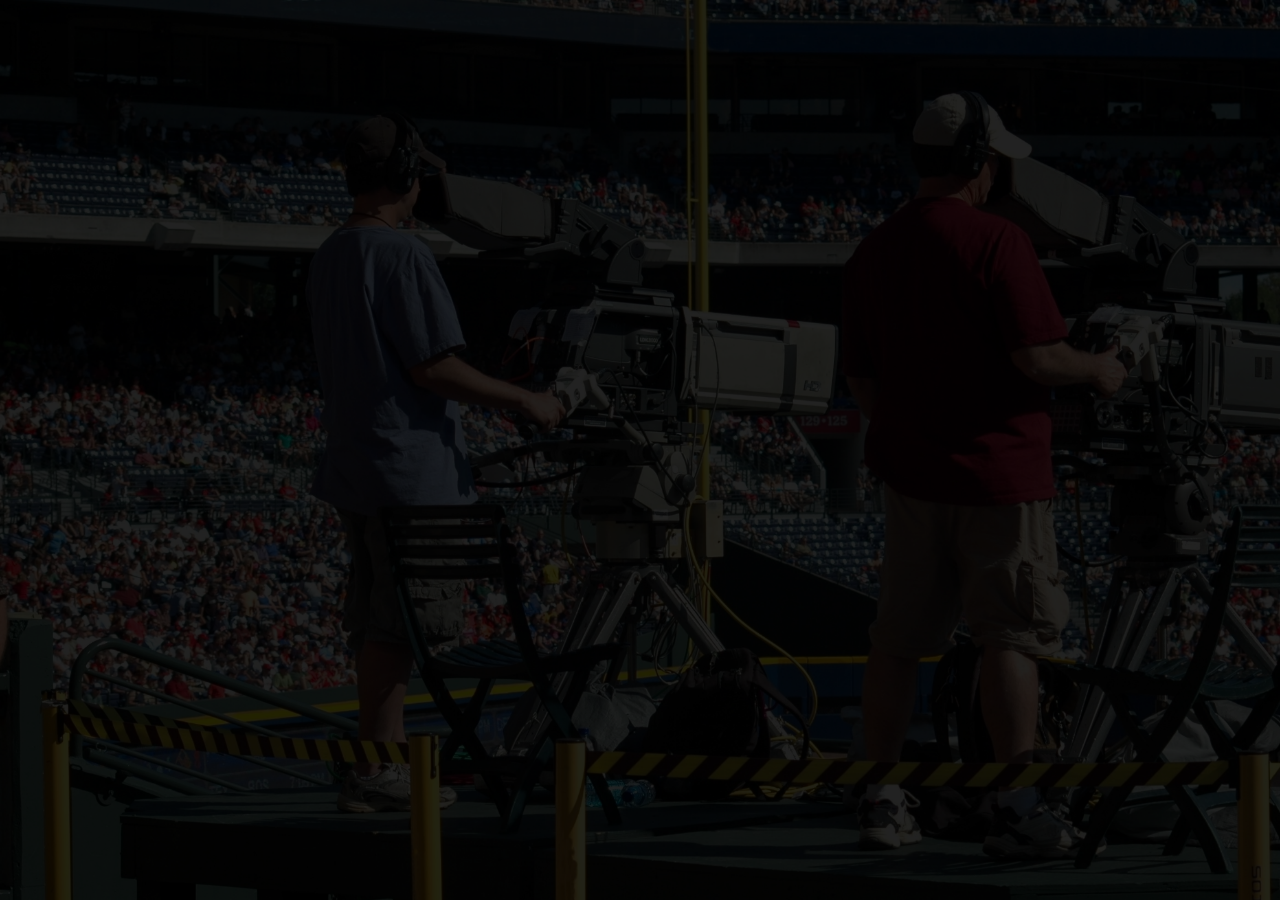
<file: index.html>
<!DOCTYPE html>
<html lang="en">
<head>
    <meta charset="UTF-8">
    <meta name="viewport" content="width=device-width, initial-scale=1.0">
    <title>proyecto</title>
    <link rel="stylesheet" href="./style/style.css">
</head>
<body>
    <div class="img1"><img class="logo" src="./img/kario_grande.svg"></div>
    <!--<div class="img2"><img class="logo2" src="./img/kario_grande.svg"></div>-->
    <div class="cuadro1">
        <div class="loguito"><img class="logo1" src="./img/kario_pequeño.svg"></div>
        <div class="textico"><p class="t1">MEDIA</p></div>
        <div class="textico2"><p class="t2">Bienvenido al panel digital de <br>
            KARIO Media</p></div>
        <div class="textico3"><p class="t3">Por favor ingresa los siguientes datos para ingresar a la plataforma</p></div>
        <div class="textico4"><p class="usuario">Usuario</p></div>
        <div class="border1"></div>
        <div class="textico5"><p class="contraseña"> Contraseña</p>
        </div>
        <div class="border2"></div>
        <div class="border_n"><div class="ingresar"><a href="./inicio.html">Ingresar al panel</a></div>
    </div>
        <div class="textico6"><p class="texto_pr">Tienes problemas para ingresar? Por favor contactarse con asistencia técnica lo más pronto posible</p></div>
    </div>

</body>
</html>
</file>
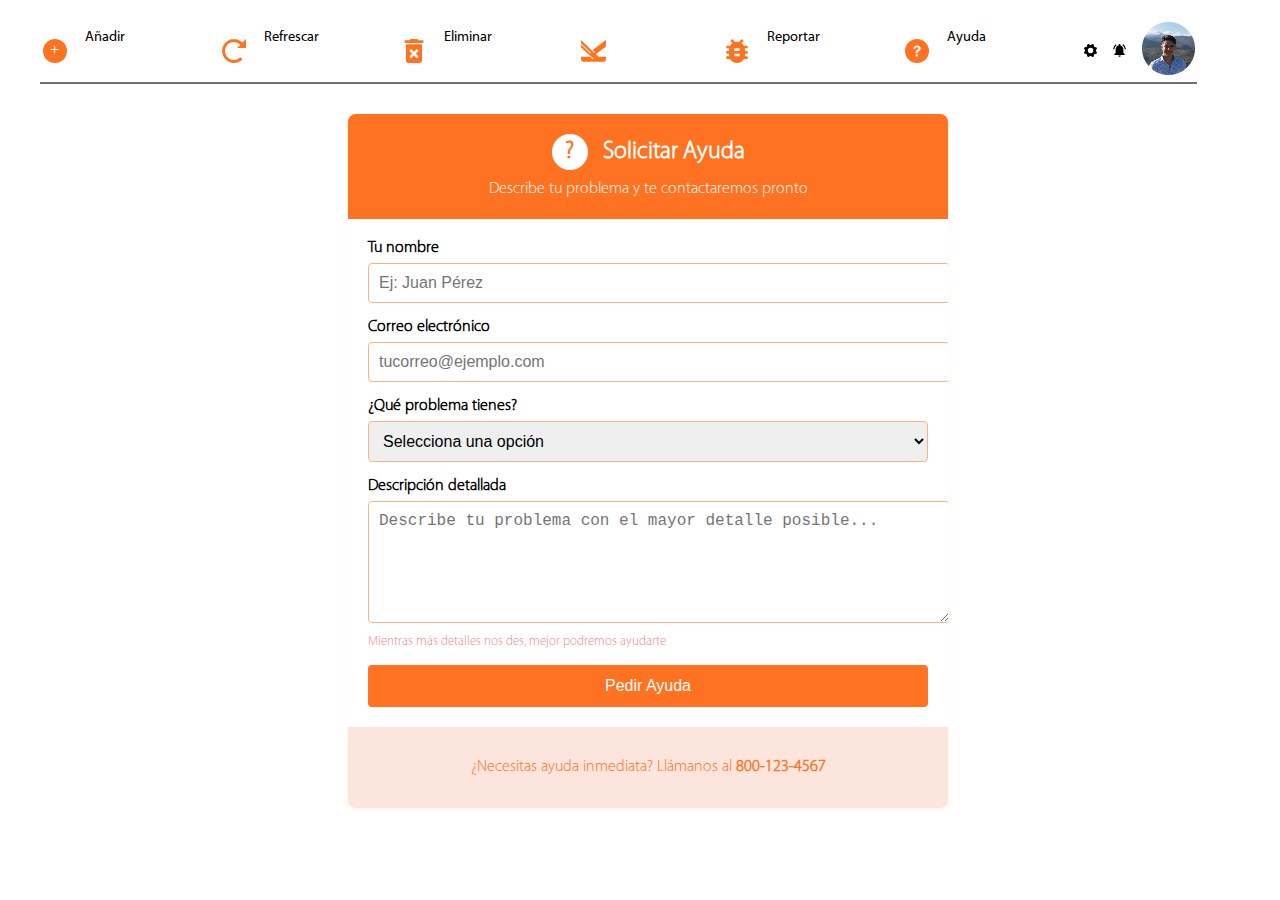
<file: ayuda.html>
<!DOCTYPE html>
<html lang="en">
<head>
    <meta charset="UTF-8">
    <meta name="viewport" content="width=device-width, initial-scale=1.0">
    <link rel="stylesheet" href="./style/ayuda.css">
    <title>Ayuda</title>
</head>
<body>
    <div class="cuadro3">
        <div class="menu">
            <a href="./añadir.html" class="opcionañadir">
                <div class="items logos"><img src="./img/añadir.svg"></div>
                <div class="items letras"> Añadir</div>
            </a>
            <a href="./refrescar.html" class="opcionrefrescar">
                <div class="items logos"><img src="./img/refrescar.svg"></div>
                <div class="items letras">Refrescar</div>
            </a>
            <a href="./eliminar.html" class="opcioneliminar">
                <div class="items logos"><img src="./img/eliminar.svg"></div>
                <div class="items letras">Eliminar</div>
            </a>
            <div class="items logos"><img src="./img/kario_pequeño.svg"></div>
            <a href="./reportar.html" class="opcionreportar">
                <div class="items logos"><img src="./img/reportar.svg"></div>
                <div class="items letras">Reportar</div>
            </a>
            <a href="./ayuda.html" class="opcionayuda">
                <div class="items logos"><img src="./img/ayuda.svg"></div>
                <div class="items letras">Ayuda</div>
            </a>
            <div class="items logos3"><img src="./img/configuracion.svg"></div>
            <div class="items logos3"><img src="./img/notificaciones.svg"></div>
            <div class="itemspedrito2"><img src="./img/pedro.png"></div>
        </div>
    </div>
    <div class="contenedor">
        <div class="cabecera">
            <h1><span class="icono">?</span> Solicitar Ayuda</h1>
            <p>Describe tu problema y te contactaremos pronto</p>
        </div>
        
        <form class="formulario">
            <div class="grupo">
                <label for="nombre">Tu nombre</label>
                <input type="text" id="nombre" placeholder="Ej: Juan Pérez" required>
            </div>
            
            <div class="grupo">
                <label for="email">Correo electrónico</label>
                <input type="email" id="email" placeholder="tucorreo@ejemplo.com" required>
            </div>
            
            <div class="grupo">
                <label for="problema">¿Qué problema tienes?</label>
                <select id="problema">
                    <option value="">Selecciona una opción</option>
                    <option value="tecnico">Problema técnico</option>
                    <option value="cuenta">Problema con mi cuenta</option>
                    <option value="pago">Problema de pago</option>
                    <option value="otro">Otro problema</option>
                </select>
            </div>
            
            <div class="grupo">
                <label for="descripcion">Descripción detallada</label>
                <textarea id="descripcion" placeholder="Describe tu problema con el mayor detalle posible..."></textarea>
                <p class="texto-ayuda">Mientras más detalles nos des, mejor podremos ayudarte</p>
            </div>
            
            <div class="acciones">
                <button type="submit" class="boton">Pedir Ayuda</button>
            </div>
        </form>
        
        <div class="contacto">
            <p>¿Necesitas ayuda inmediata? Llámanos al <strong>800-123-4567</strong></p>
        </div>
    </div>
</body>
</html>
</file>
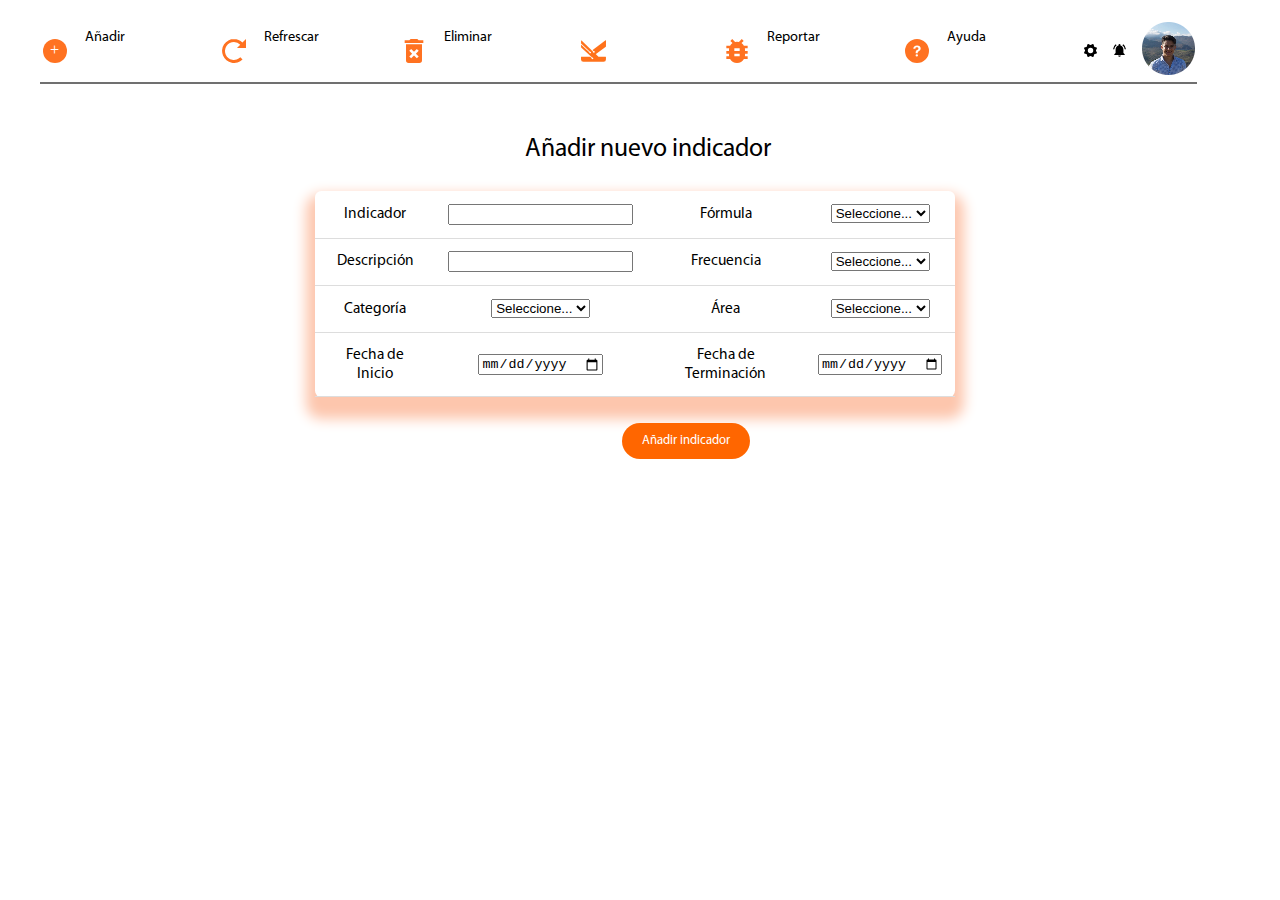
<file: añadir.html>
<!DOCTYPE html>
<html lang="en">
<head>
    <meta charset="UTF-8">
    <meta name="viewport" content="width=device-width, initial-scale=1.0">
    <link rel="stylesheet" href="./style/añadir.css">
    <link rel="stylesheet" href="https://cdnjs.cloudflare.com/ajax/libs/font-awesome/6.0.0-beta3/css/all.min.css">

    <title>Añadir</title>
</head>
<body>
    <div id="desktop-content">
    <div class="cuadro3">
        <div class="menu">
            <a href="./añadir.html" class="opcionañadir">
                <div class="items logos"><img src="./img/añadir.svg"></div>
                <div class="items letras"> Añadir</div>
            </a>
            <a href="./refrescar.html" class="opcionrefrescar">
                <div class="items logos"><img src="./img/refrescar.svg"></div>
                <div class="items letras">Refrescar</div>
            </a>
            <a href="./eliminar.html" class="opcioneliminar">
                <div class="items logos"><img src="./img/eliminar.svg"></div>
                <div class="items letras">Eliminar</div>
            </a>
            <div class="items logos"><img src="./img/kario_pequeño.svg"></div>
            <a href="./reportar.html" class="opcionreportar">
                <div class="items logos"><img src="./img/reportar.svg"></div>
                <div class="items letras">Reportar</div>
            </a>
            <a href="./ayuda.html" class="opcionayuda">
                <div class="items logos"><img src="./img/ayuda.svg"></div>
                <div class="items letras">Ayuda</div>
            </a>
            <div class="items logos3"><img src="./img/configuracion.svg"></div>
            <div class="items logos3"><img src="./img/notificaciones.svg"></div>
            <div class="itemspedrito2"><img src="./img/pedro.png"></div>
        </div>
        <div class="titulo">Añadir nuevo indicador</div>
        <div class="tabla">
            <table>
                <tr>
                    <td><label for="indicador">Indicador</label></td>
                    <td><input type="text" id="indicador"></td>
                    <td><label for="formula">Fórmula</label></td>
                    <td><select><option value="">Seleccione...</select></td>
                </tr>
                <tr>
                    <td><label for="descripcion">Descripción</label></td>
                    <td><input type="text" ></td>
                    <td><label for="frecuencia">Frecuencia</label></td>
                    <td><select id="frecuencia"><option value="">Seleccione...</option></select></td>
                </tr>
                <tr>
                    <td><label for="categoria">Categoría</label></td>
                    <td><select><option value="">Seleccione...</option></select></td>
                    <td><label for="area">Área</label></td>
                    <td><select><option value="">Seleccione...</option></select></td>
                </tr>
                <tr>
                    <td><label for="fecha_inicio">Fecha de Inicio</label></td>
                    <td><input type="date"></td>
                    <td><label for="fecha_terminacion">Fecha de Terminación</label></td>
                    <td><input type="date" id="fecha_terminacion"></td>
                </tr>
            </table>
            <div class="añadir">Añadir indicador</div>
        </div>


    </div>
    </div>
    <div id="mobile-content">
        <div class="container">
            <header>
                <div class="header-buttons">
                    <button class="btn-action" onclick="window.location.href='inicio.html'"><i class="fas fa-arrow-left"></i> Volver</button>
                    <button class="btn-action" onclick="window.location.href='eliminar.html'" ><i class="fas fa-trash"></i> Eliminar</button>
                    <button class="btn-action "><i class="fas fa-arrow-down"></i></button>
                    <button class="btn-action" onclick="window.location.href='reportar.html'"><i class="fas fa-cog"></i> Reportar</button>
                    <button class="btn-action" onclick="window.location.href='ayuda.html'"><i class="fas fa-question-circle"></i> Ayuda</button>
                    <div class="user-profile" onclick="window.location.href='login.html'">
                        <span class="notification-dot"></span>
                        <span class="user-icon"><i class="fas fa-user-circle"></i></span>
                    </div>
                </div>
            </header>
    
            <main>
                <div class="panel-title">
                    <h1>Añadir Nuevo Indicador</h1>
                    <p>Complete el formulario para añadir un nuevo indicador al panel.</p>
                </div>
    
                <div class="form-container">
                    <form id="indicadorForm" onsubmit="return guardarIndicador(event)">
                        <div class="form-group">
                            <label for="indicador">Indicador:</label>
                            <input type="text" id="indicador" name="indicador" required>
                        </div>
    
                        <div class="form-group">
                            <label for="descripcion">Descripción:</label>
                            <textarea id="descripcion" name="descripcion" required></textarea>
                        </div>
    
                        <div class="form-group">
                            <label for="categoria">Categoría:</label>
                            <select id="categoria" name="categoria" required>
                                <option value="">Seleccione una categoría</option>
                                <option value="Baja">Baja</option>
                                <option value="Media">Media</option>
                                <option value="Alta">Alta</option>
                            </select>
                        </div>
    
                        <div class="form-row">
                            <div class="form-group half">
                                <label for="fechaInicio">Fecha de Inicio:</label>
                                <input type="date" id="fechaInicio" name="fechaInicio" required>
                            </div>
    
                            <div class="form-group half">
                                <label for="fechaTerminacion">Fecha de Terminación:</label>
                                <input type="date" id="fechaTerminacion" name="fechaTerminacion" required>
                            </div>
                        </div>
    
                        <div class="form-group">
                            <label for="formula">Fórmula:</label>
                            <input type="text" id="formula" name="formula">
                        </div>
    
                        <div class="form-group">
                            <label for="frecuencia">Frecuencia:</label>
                            <select id="frecuencia" name="frecuencia" required>
                                <option value="">Seleccione una frecuencia</option>
                                <option value="1/4">1/4</option>
                                <option value="1/2">1/2</option>
                                <option value="1/3">1/3</option>
                                <option value="1/1">1/1</option>
                            </select>
                        </div>
    
                        <div class="form-group">
                            <label for="cumplimiento">Cumplimiento (%):</label>
                            <input type="range" id="cumplimiento" name="cumplimiento" min="0" max="100" value="0" oninput="updateCumplimientoValue(this.value)">
                            <span id="cumplimientoValue">0%</span>
                        </div>
    
                        <div class="form-group">
                            <label for="area">Área:</label>
                            <select id="area" name="area" required>
                                <option value="">Seleccione un área</option>
                                <option value="Marketing">Marketing</option>
                                <option value="Diseño">Diseño</option>
                                <option value="Desarrollo">Desarrollo</option>
                                <option value="Gerencia">Gerencia</option>
                                <option value="Producción">Producción</option>
                            </select>
                        </div>
    
                        <div class="form-buttons">
                            <button type="button" class="cancel-button" onclick="window.location.href='index.html'">Cancelar</button>
                            <button type="submit" class="submit-button">Guardar Indicador</button>
                        </div>
                    </form>
                </div>
            </main>
        </div>

    </div>
</body>
</html>
</file>
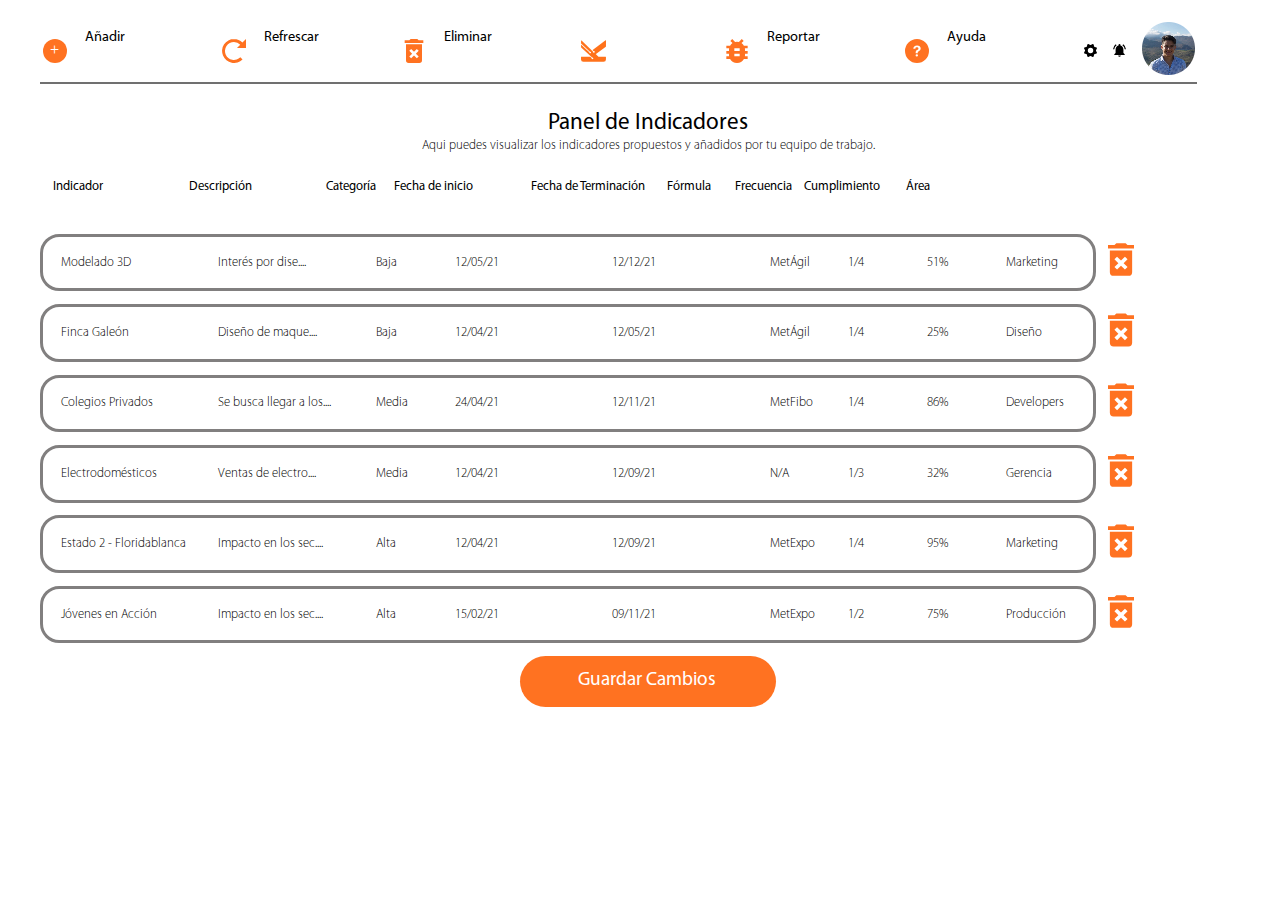
<file: eliminar.html>
<!DOCTYPE html>
<html lang="en">
<head>
    <meta charset="UTF-8">
    <meta name="viewport" content="width=device-width, initial-scale=1.0">
    <link rel="stylesheet" href="./style/eliminar.css">
    <link rel="stylesheet" href="https://cdnjs.cloudflare.com/ajax/libs/font-awesome/6.0.0-beta3/css/all.min.css">
    <title>Eliminar</title>
</head>
<body>
    <div id="desktop-content">
    <div class="cuadro3">
        <div class="menu">
            <a href="./añadir.html" class="opcionañadir">
                <div class="items logos"><img src="./img/añadir.svg"></div>
                <div class="items letras"> Añadir</div>
            </a>
            <a href="./refrescar.html" class="opcionrefrescar">
                <div class="items logos"><img src="./img/refrescar.svg"></div>
                <div class="items letras">Refrescar</div>
            </a>
            <a href="./eliminar.html" class="opcioneliminar">
                <div class="items logos"><img src="./img/eliminar.svg"></div>
                <div class="items letras">Eliminar</div>
            </a>
            <div class="items logos"><img src="./img/kario_pequeño.svg"></div>
            <a href="./reportar.html" class="opcionreportar">
                <div class="items logos"><img src="./img/reportar.svg"></div>
                <div class="items letras">Reportar</div>
            </a>
            <a href="./ayuda.html" class="opcionayuda">
                <div class="items logos"><img src="./img/ayuda.svg"></div>
                <div class="items letras">Ayuda</div>
            </a>
            <div class="items logos3"><img src="./img/configuracion.svg"></div>
            <div class="items logos3"><img src="./img/notificaciones.svg"></div>
            <div class="itemspedrito2"><img src="./img/pedro.png"></div>
        </div>
    </div>
    
    <div class="tit1">Panel de Indicadores</div>
    <div class="tit2">Aqui puedes visualizar los indicadores propuestos y añadidos por tu equipo de trabajo.</div>
    <div class="cajainvisible">
        <p>Indicador</p>
        <p>Descripción</p>
        <p>Categoría</p>
        <p>Fecha de inicio</p>
        <p>Fecha de Terminación</p>
        <p>Fórmula</p>
        <p>Frecuencia</p>
        <p>Cumplimiento</p>
        <p>Área</p>
    </div>
    <div class="flex">
        <div class="caja">
            <div class="item">Modelado 3D</div>
            <div class="item">Interés por dise....</div>
            <div class="item">Baja</div>
            <div class="item">12/05/21</div>
            <div class="item">12/12/21</div>
            <div class="item">MetÁgil</div>
            <div class="item">1/4</div>
            <div class="item">51%</div>
            <div class="item">Marketing</div>
        </div>
        <img class="men" src="./img/eliminar.svg">
    </div>
    <div class="flex">
        <div class="caja">
            <div class="item">Finca Galeón</div>
            <div class="item">Diseño de maque....</div>
            <div class="item">Baja</div>
            <div class="item">12/04/21</div>
            <div class="item">12/05/21</div>
            <div class="item">MetÁgil</div>
            <div class="item">1/4</div>
            <div class="item">25%</div>
            <div class="item">Diseño</div>
        </div>
        <img class="men" src="./img/eliminar.svg">
    </div>
    <div class="flex">
        <div class="caja">
            <div class="item">Colegios Privados</div>
            <div class="item">Se busca llegar a los....</div>
            <div class="item">Media</div>
            <div class="item">24/04/21</div>
            <div class="item">12/11/21</div>
            <div class="item">MetFibo</div>
            <div class="item">1/4</div>
            <div class="item">86%</div>
            <div class="item">Developers</div>
        </div>
        <img class="men" src="./img/eliminar.svg">
    </div>
    <div class="flex">
        <div class="caja">
            <div class="item">Electrodomésticos</div>
            <div class="item ">Ventas de electro....</div>
            <div class="item">Media</div>
            <div class="item">12/04/21</div>
            <div class="item">12/09/21</div>
            <div class="item">N/A</div>
            <div class="item">1/3</div>
            <div class="item">32%</div>
            <div class="item">Gerencia</div>
        </div>
        <img class="men" src="./img/eliminar.svg">
    </div>
    <div class="flex">
        <div class="caja">
            <div class="item">Estado 2 - Floridablanca</div>
            <div class="item">Impacto en los sec....</div>
            <div class="item">Alta</div>
            <div class="item">12/04/21</div>
            <div class="item">12/09/21</div>
            <div class="item">MetExpo</div>
            <div class="item">1/4</div>
            <div class="item">95%</div>
            <div class="item">Marketing</div>
        </div>
        <img class="men" src="./img/eliminar.svg">
    </div>
    <div class="flex">
        <div class="caja">
            <div class="item">Jóvenes en Acción</div>
            <div class="item">Impacto en los sec....</div>
            <div class="item">Alta</div>
            <div class="item">15/02/21</div>
            <div class="item">09/11/21</div>
            <div class="item">MetExpo</div>
            <div class="item">1/2</div>
            <div class="item">75%</div>
            <div class="item">Producción</div>
        </div>
        <img class="men" src="./img/eliminar.svg">
    </div>
    <div class="guardar">
        <div>Guardar Cambios</div>
    </div>
    </div>
    <div id="mobile-content">
        <div class="container">
            <header>
                <div class="header-buttons">
                    <button class="btn-action" onclick="window.location.href='index.html'"><i class="fas fa-arrow-left"></i> Volver</button>
                    <button class="btn-action"><i class="fas fa-sync"></i> Refrescar</button>
                    <button class="btn-action active"><i class="fas fa-trash"></i> Eliminar</button>
                    <button class="btn-action"><i class="fas fa-arrow-down"></i></button>
                    <button class="btn-action"><i class="fas fa-cog"></i> Reportar</button>
                    <button class="btn-action"><i class="fas fa-question-circle"></i> Ayuda</button>
                    <div class="user-profile">
                        <span class="notification-dot"></span>
                        <span class="user-icon"><i class="fas fa-user-circle"></i></span>
                    </div>
                </div>
            </header>
    
            <main>
                <div class="panel-title">
                    <h1>Eliminar Indicadores</h1>
                    <p>Seleccione los indicadores que desea eliminar del panel.</p>
                </div>
    
                <div class="delete-container">
                    <div class="select-all-container">
                        <label class="checkbox-container">
                            <input type="checkbox" id="selectAll" onchange="toggleSelectAll()">
                            <span class="checkmark"></span>
                            Seleccionar todos
                        </label>
                    </div>
    
                    <div class="indicator-list">
                        <div class="indicator-item">
                            <label class="checkbox-container">
                                <input type="checkbox" name="indicador" value="1">
                                <span class="checkmark"></span>
                            </label>
                            <div class="indicator-info">
                                <h3>Modelado 3D</h3>
                                <p>Diseño por departamento...</p>
                                <div class="indicator-meta">
                                    <span class="category low">Baja</span>
                                    <span class="date">13/05/21 - 12/12/21</span>
                                    <span class="area">Marketing</span>
                                </div>
                                <div class="progress-bar small">
                                    <div class="progress" style="width: 51%;">51%</div>
                                </div>
                            </div>
                        </div>
    
                        <div class="indicator-item">
                            <label class="checkbox-container">
                                <input type="checkbox" name="indicador" value="2">
                                <span class="checkmark"></span>
                            </label>
                            <div class="indicator-info">
                                <h3>Finca Galván</h3>
                                <p>Diseño de maqueta...</p>
                                <div class="indicator-meta">
                                    <span class="category low">Baja</span>
                                    <span class="date">12/04/21 - 12/05/21</span>
                                    <span class="area">Diseño</span>
                                </div>
                                <div class="progress-bar small">
                                    <div class="progress" style="width: 25%;">25%</div>
                                </div>
                            </div>
                        </div>
    
                        <div class="indicator-item">
                            <label class="checkbox-container">
                                <input type="checkbox" name="indicador" value="3">
                                <span class="checkmark"></span>
                            </label>
                            <div class="indicator-info">
                                <h3>Colegios Privados</h3>
                                <p>Se busca llegar a los...</p>
                                <div class="indicator-meta">
                                    <span class="category medium">Media</span>
                                    <span class="date">24/04/21 - 12/11/21</span>
                                    <span class="area">Desarrollo</span>
                                </div>
                                <div class="progress-bar small">
                                    <div class="progress" style="width: 80%;">80%</div>
                                </div>
                            </div>
                        </div>
    
                        <div class="indicator-item">
                            <label class="checkbox-container">
                                <input type="checkbox" name="indicador" value="4">
                                <span class="checkmark"></span>
                            </label>
                            <div class="indicator-info">
                                <h3>Electrodomésticos</h3>
                                <p>Ventas de electrodomésticos...</p>
                                <div class="indicator-meta">
                                    <span class="category medium">Media</span>
                                    <span class="date">12/04/21 - 12/09/21</span>
                                    <span class="area">Gerencia</span>
                                </div>
                                <div class="progress-bar small">
                                    <div class="progress" style="width: 32%;">32%</div>
                                </div>
                            </div>
                        </div>
    
                        <div class="indicator-item">
                            <label class="checkbox-container">
                                <input type="checkbox" name="indicador" value="5">
                                <span class="checkmark"></span>
                            </label>
                            <div class="indicator-info">
                                <h3>Estado 2 - Hortalizas</h3>
                                <p>Impacto en los sectores...</p>
                                <div class="indicator-meta">
                                    <span class="category high">Alta</span>
                                    <span class="date">12/04/21 - 12/09/21</span>
                                    <span class="area">Marketing</span>
                                </div>
                                <div class="progress-bar small">
                                    <div class="progress" style="width: 95%;">95%</div>
                                </div>
                            </div>
                        </div>
    
                        <div class="indicator-item">
                            <label class="checkbox-container">
                                <input type="checkbox" name="indicador" value="6">
                                <span class="checkmark"></span>
                            </label>
                            <div class="indicator-info">
                                <h3>Jóvenes en Acción</h3>
                                <p>Impacto en los sectores...</p>
                                <div class="indicator-meta">
                                    <span class="category high">Alta</span>
                                    <span class="date">15/02/21 - 08/11/21</span>
                                    <span class="area">Producción</span>
                                </div>
                                <div class="progress-bar small">
                                    <div class="progress" style="width: 75%;">75%</div>
                                </div>
                            </div>
                        </div>
                    </div>
    
                    <div class="delete-actions">
                        <div class="selected-count">0 indicadores seleccionados</div>
                        <div class="action-buttons">
                            <button class="cancel-button" onclick="window.location.href='index.html'">Cancelar</button>
                            <button class="delete-button" onclick="confirmarEliminacion()" disabled>Eliminar Seleccionados</button>
                        </div>
                    </div>
                </div>
    
                <!-- Modal de confirmación -->
                <div id="confirmModal" class="modal">
                    <div class="modal-content">
                        <div class="modal-header">
                            <h2>Confirmar eliminación</h2>
                            <span class="close" onclick="cerrarModal()">&times;</span>
                        </div>
                        <div class="modal-body">
                            <p>¿Está seguro de que desea eliminar los indicadores seleccionados?</p>
                            <p class="warning"><i class="fas fa-exclamation-triangle"></i> Esta acción no se puede deshacer.</p>
                        </div>
                        <div class="modal-footer">
                            <button class="cancel-button" onclick="cerrarModal()">Cancelar</button>
                            <button class="confirm-delete-button" onclick="eliminarIndicadores()">Eliminar</button>
                        </div>
                    </div>
                </div>
            </main>
        </div>
    </div>
</body>
</html>
</file>
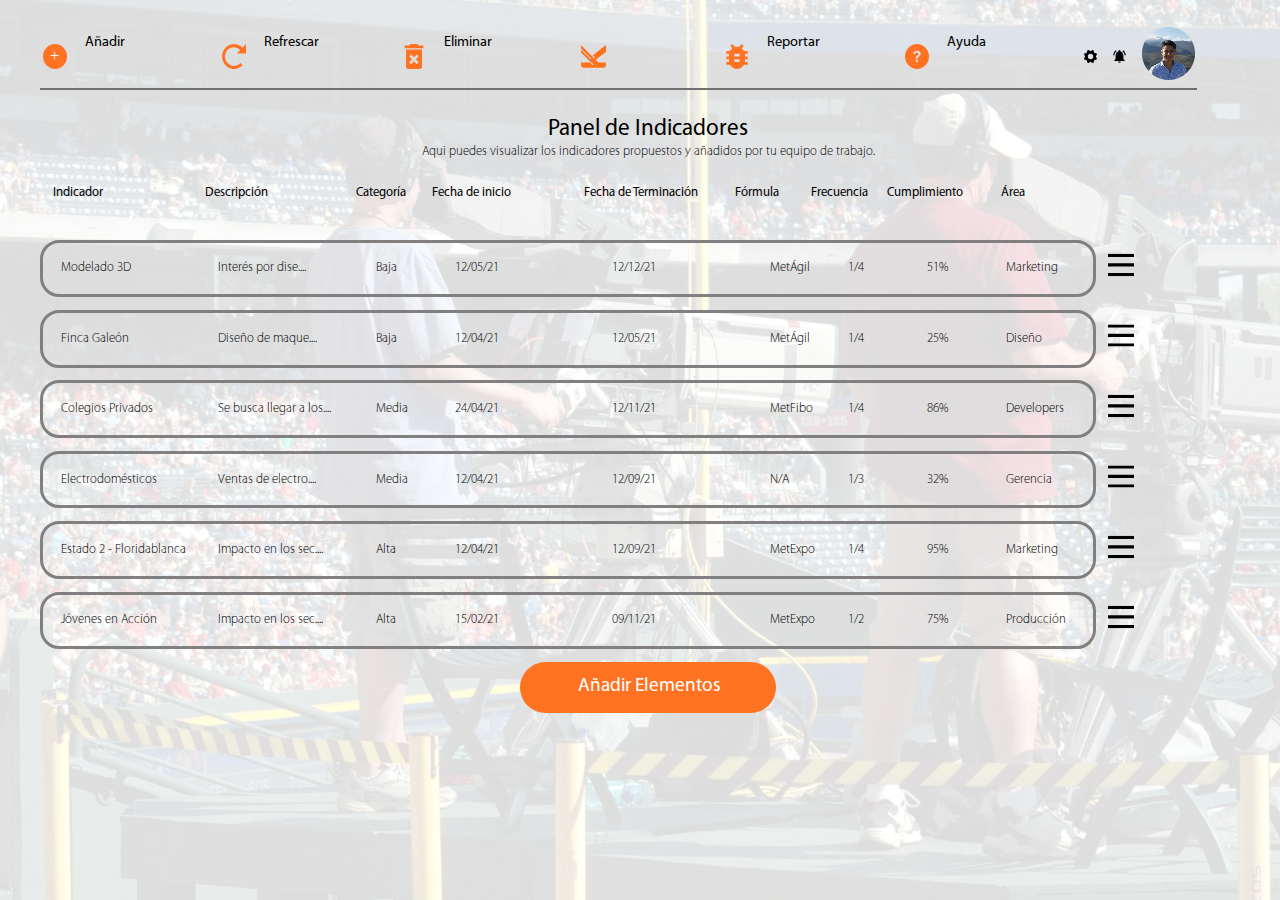
<file: index2.html>
<!DOCTYPE html>
<html lang="en">

<head>
    <meta charset="UTF-8">
    <meta name="viewport" content="width=device-width, initial-scale=1.0">
    <title>redireccion</title>
    <link rel="stylesheet" href="./style/style2.css">
</head>

<body>
    <div class="cuadro2">
        <div class="log"><img class="logo1" src="./img/kario_pequeño.svg"></div>
        <div class="text">
            <p class="t1">MEDIA</p>
        </div>
        <div class="text2">
            <p class="t2">Bienvenido de nuevo</p>
        </div>
        <div class="fotico"><img src="./img/pedro.png" class="pedrito"></div>
        <div class="name">
            <p class="t2">Pedro Felipe Gomez Bonilla</p>
        </div>
        <div class="use">
            <p class="us">Usuario Administrador</p>
        </div>
    </div>
    <div class="img_2"><img class="logos2" src="./img/kario_grande.svg"></div>

    <div class="cuadro3">
        <div class="menu">
            <div class="items logos"><img src="./img/añadir.svg"></div>
            <div class="items letras"> Añadir</div>
            <div class="items logos"><img src="./img/refrescar.svg"></div>
            <div class="items letras"> Refrescar</div>
            <div class="items logos"><img src="./img/eliminar.svg"></div>
            <div class="items letras"> Eliminar</div>
            <div class="items logos"><img src="./img/kario_pequeño.svg"></div>
            <div class="items logos"><img src="./img/reportar.svg"></div>
            <div class="items letras"> Reportar</div>
            <div class="items logos"><img src="./img/ayuda.svg"></div>
            <div class="items letras"> Ayuda</div>
            <div class="items logos3"><img src="./img/configuracion.svg"></div>
            <div class="items logos3"><img src="./img/notificaciones.svg"></div>
            <div class="itemspedrito2"><img src="./img/pedro.png"></div>
        </div>
    </div>
    <div class="tit1">Panel de Indicadores</div>
    <div class="tit2">Aqui puedes visualizar los indicadores propuestos y añadidos por tu equipo de trabajo.</div>
    <div class="cajainvisible">
        <p>Indicador</p>
        <p>Descripción</p>
        <p>Categoría</p>
        <p>Fecha de inicio</p>
        <p>Fecha de Terminación</p>
        <p>Fórmula</p>
        <p>Frecuencia</p>
        <p>Cumplimiento</p>
        <p>Área</p>
    </div>
    <div class="flex">
        <div class="caja">
            <div class="item">Modelado 3D</div>
            <div class="item">Interés por dise....</div>
            <div class="item">Baja</div>
            <div class="item">12/05/21</div>
            <div class="item">12/12/21</div>
            <div class="item">MetÁgil</div>
            <div class="item">1/4</div>
            <div class="item">51%</div>
            <div class="item">Marketing</div>
        </div>
        <img class="men" src="./img/menu.svg">
    </div>
    <div class="flex">
        <div class="caja">
            <div class="item">Finca Galeón</div>
            <div class="item">Diseño de maque....</div>
            <div class="item">Baja</div>
            <div class="item">12/04/21</div>
            <div class="item">12/05/21</div>
            <div class="item">MetÁgil</div>
            <div class="item">1/4</div>
            <div class="item">25%</div>
            <div class="item">Diseño</div>
        </div>
        <img class="men" src="./img/menu.svg">
    </div>
    <div class="flex">
        <div class="caja">
            <div class="item">Colegios Privados</div>
            <div class="item">Se busca llegar a los....</div>
            <div class="item">Media</div>
            <div class="item">24/04/21</div>
            <div class="item">12/11/21</div>
            <div class="item">MetFibo</div>
            <div class="item">1/4</div>
            <div class="item">86%</div>
            <div class="item">Developers</div>
        </div>
        <img class="men" src="./img/menu.svg">
    </div>
    <div class="flex">
        <div class="caja">
            <div class="item">Electrodomésticos</div>
            <div class="item ">Ventas de electro....</div>
            <div class="item">Media</div>
            <div class="item">12/04/21</div>
            <div class="item">12/09/21</div>
            <div class="item">N/A</div>
            <div class="item">1/3</div>
            <div class="item">32%</div>
            <div class="item">Gerencia</div>
        </div>
        <img class="men" src="./img/menu.svg">
    </div>
    <div class="flex">
        <div class="caja">
            <div class="item">Estado 2 - Floridablanca</div>
            <div class="item">Impacto en los sec....</div>
            <div class="item">Alta</div>
            <div class="item">12/04/21</div>
            <div class="item">12/09/21</div>
            <div class="item">MetExpo</div>
            <div class="item">1/4</div>
            <div class="item">95%</div>
            <div class="item">Marketing</div>
        </div>
        <img class="men" src="./img/menu.svg">
    </div>
    <div class="flex">
        <div class="caja">
            <div class="item">Jóvenes en Acción</div>
            <div class="item">Impacto en los sec....</div>
            <div class="item">Alta</div>
            <div class="item">15/02/21</div>
            <div class="item">09/11/21</div>
            <div class="item">MetExpo</div>
            <div class="item">1/2</div>
            <div class="item">75%</div>
            <div class="item">Producción</div>
        </div>
        <img class="men" src="./img/menu.svg">
    </div>
    <div class="Añadir">
        <div>Añadir Elementos</div>
    </div>
</body>

</html>
</file>
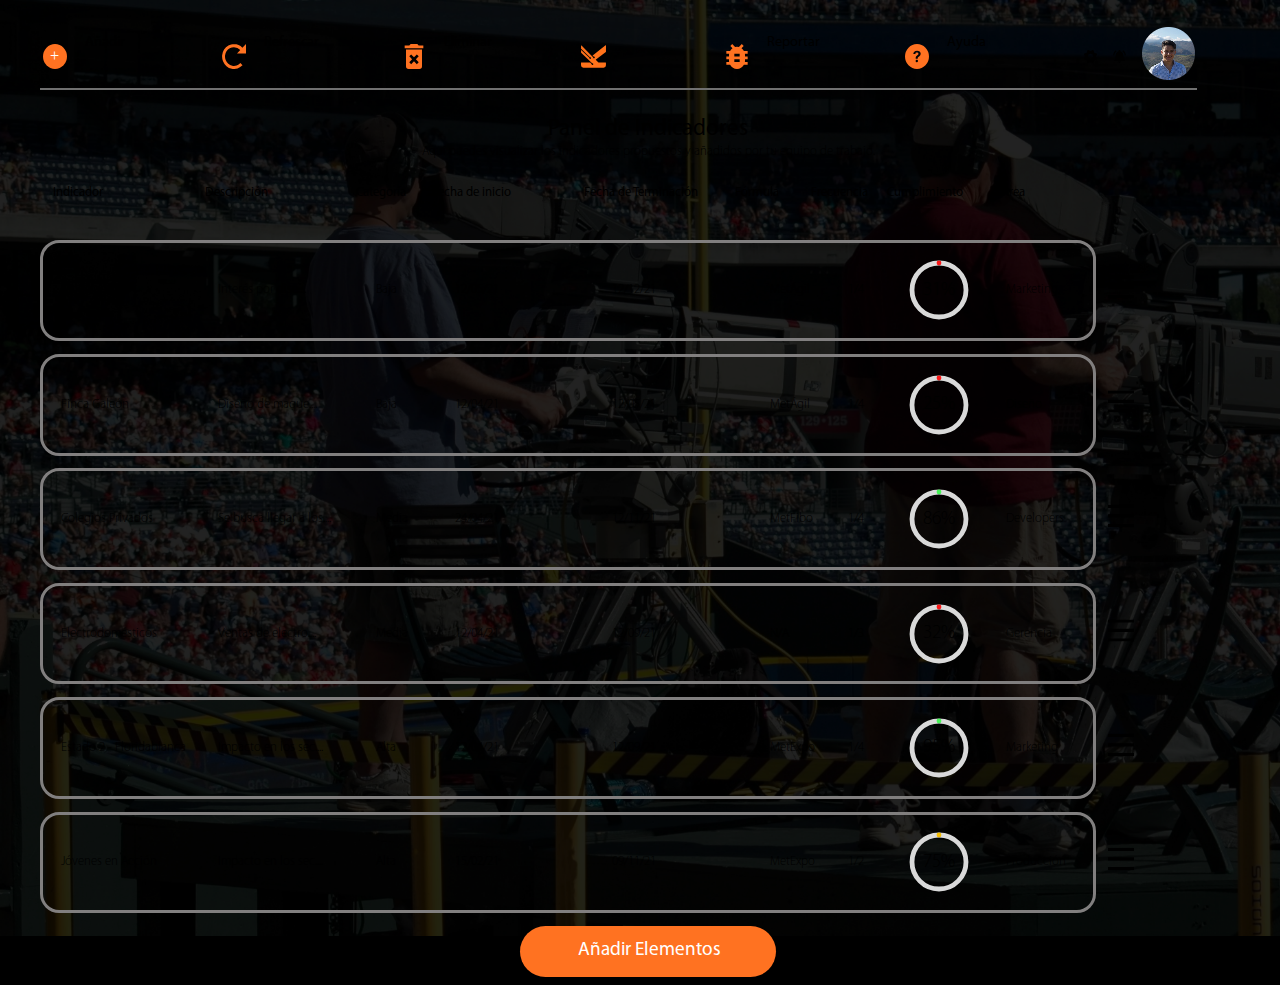
<file: inicio.html>
<!DOCTYPE html>
<html lang="en">

<head>
    <meta charset="UTF-8">
    <meta name="viewport" content="width=device-width, initial-scale=1.0">
    <title>redireccion</title>
    <link rel="stylesheet" href="./style/inicio.css">
    <link rel="stylesheet" href="https://cdnjs.cloudflare.com/ajax/libs/font-awesome/6.0.0-beta3/css/all.min.css">
    
</head>
<body>
    <div id="desktop-content">
    <div class="cuadro2">
        <div class="log"><img class="logo1" src="./img/kario_pequeño.svg"></div>
        <div class="text">
            <p class="t1">MEDIA</p>
        </div>
        <div class="text2">
            <p class="t2">Bienvenido de nuevo</p>
        </div>
        <div class="fotico"><img src="./img/pedro.png" class="pedrito"></div>
        <div class="name">
            <p class="t2">Pedro Felipe Gomez Bonilla</p>
        </div>
        <div class="use">
            <p class="us">Usuario Administrador</p>
        </div>
    </div>
    <div class="img_2"><img class="logos2" src="./img/kario_grande.svg"></div>

    <div class="cuadro3">
        <div class="menu">
            <a href="./añadir.html" class="opcionañadir">
                <div class="items logos"><img src="./img/añadir.svg"></div>
                <div class="items letras"> Añadir</div>
            </a>
            <a href="./inicio.html" class="opcionrefrescar">
                <div class="items logos"><img src="./img/refrescar.svg"></div>
                <div class="items letras">Refrescar</div>
            </a>
            <a href="./eliminar.html" class="opcioneliminar">
                <div class="items logos"><img src="./img/eliminar.svg"></div>
                <div class="items letras">Eliminar</div>
            </a>
            <div class="items logos"><img src="./img/kario_pequeño.svg"></div>
            <a href="./reportar.html" class="opcionreportar">
                <div class="items logos"><img src="./img/reportar.svg"></div>
                <div class="items letras">Reportar</div>
            </a>
            <a href="./ayuda.html" class="opcionayuda">
                <div class="items logos"><img src="./img/ayuda.svg"></div>
                <div class="items letras">Ayuda</div>
            </a>
            <div class="items logos3"><img src="./img/configuracion.svg"></div>
            <div class="items logos3"><img src="./img/notificaciones.svg"></div>
            <div class="itemspedrito2"><img src="./img/pedro.png"></div>
        </div>
    </div>
    <div class="tit1">Panel de Indicadores</div>
    <div class="tit2">Aqui puedes visualizar los indicadores propuestos y añadidos por tu equipo de trabajo.</div>
    <div class="cajainvisible">
        <p>Indicador</p>
        <p>Descripción</p>
        <p>Categoría</p>
        <p>Fecha de inicio</p>
        <p>Fecha de Terminación</p>
        <p>Fórmula</p>
        <p>Frecuencia</p>
        <p>Cumplimiento</p>
        <p>Área</p>
    </div>
    <div class="flex">
        <div class="caja">
            <div class="item">Modelado 3D</div>
            <div class="item">Interés por dise....</div>
            <div class="item">Baja</div>
            <div class="item">12/05/21</div>
            <div class="item">12/12/21</div>
            <div class="item">MetÁgil</div>
            <div class="item">1/4</div>
            <div class="porcentaje-container">
                <div class="porcentaje-circular" style="--porcentaje: 31">
                    <svg viewBox="0 0 100 100">
                        <circle class="porcentaje-fondo" cx="50" cy="50" r="45"></circle>
                        <circle class="porcentaje-barra" cx="50" cy="50" r="45" pathlength="100"></circle>
                    </svg>
                    <span class="porcentaje-texto">31%</span>
                </div>
            </div>
            <div class="item">Marketing</div>
        </div>
        <img class="men" src="./img/menu.svg">
    </div>
    
    <div class="flex">
        <div class="caja">
            <div class="item">Finca Galeón</div>
            <div class="item">Diseño de maque....</div>
            <div class="item">Baja</div>
            <div class="item">12/04/21</div>
            <div class="item">12/05/21</div>
            <div class="item">MetÁgil</div>
            <div class="item">1/4</div>
            <div class="porcentaje-container">
                <div class="porcentaje-circular" style="--porcentaje: 25">
                    <svg viewBox="0 0 100 100">
                        <circle class="porcentaje-fondo" cx="50" cy="50" r="45"></circle>
                        <circle class="porcentaje-barra" cx="50" cy="50" r="45" pathlength="100"></circle>
                    </svg>
                    <span class="porcentaje-texto">25%</span>
                </div>
            </div>
            <div class="item">Diseño</div>
        </div>
        <img class="men" src="./img/menu.svg">
    </div>
    
    <div class="flex">
        <div class="caja">
            <div class="item">Colegios Privados</div>
            <div class="item">Se busca llegar a los....</div>
            <div class="item">Media</div>
            <div class="item">24/04/21</div>
            <div class="item">12/11/21</div>
            <div class="item">MetFibo</div>
            <div class="item">1/4</div>
            <div class="porcentaje-container">
                <div class="porcentaje-circular" style="--porcentaje: 86">
                    <svg viewBox="0 0 100 100">
                        <circle class="porcentaje-fondo" cx="50" cy="50" r="45"></circle>
                        <circle class="porcentaje-barra" cx="50" cy="50" r="45" pathlength="100"></circle>
                    </svg>
                    <span class="porcentaje-texto">86%</span>
                </div>
            </div>
            <div class="item">Developers</div>
        </div>
        <img class="men" src="./img/menu.svg">
    </div>
    
    <div class="flex">
        <div class="caja">
            <div class="item">Electrodomésticos</div>
            <div class="item">Ventas de electro....</div>
            <div class="item">Media</div>
            <div class="item">12/04/21</div>
            <div class="item">12/09/21</div>
            <div class="item">N/A</div>
            <div class="item">1/3</div>
            <div class="porcentaje-container">
                <div class="porcentaje-circular" style="--porcentaje: 32">
                    <svg viewBox="0 0 100 100">
                        <circle class="porcentaje-fondo" cx="50" cy="50" r="45"></circle>
                        <circle class="porcentaje-barra" cx="50" cy="50" r="45" pathlength="100"></circle>
                    </svg>
                    <span class="porcentaje-texto">32%</span>
                </div>
            </div>
            <div class="item">Gerencia</div>
        </div>
        <img class="men" src="./img/menu.svg">
    </div>
    
    <div class="flex">
        <div class="caja">
            <div class="item">Estado 2 - Floridablanca</div>
            <div class="item">Impacto en los sec....</div>
            <div class="item">Alta</div>
            <div class="item">12/04/21</div>
            <div class="item">12/09/21</div>
            <div class="item">MetExpo</div>
            <div class="item">1/4</div>
            <div class="porcentaje-container">
                <div class="porcentaje-circular" style="--porcentaje: 95">
                    <svg viewBox="0 0 100 100">
                        <circle class="porcentaje-fondo" cx="50" cy="50" r="45"></circle>
                        <circle class="porcentaje-barra" cx="50" cy="50" r="45" pathlength="100"></circle>
                    </svg>
                    <span class="porcentaje-texto">95%</span>
                </div>
            </div>
            <div class="item">Marketing</div>
        </div>
        <img class="men" src="./img/menu.svg">
    </div>
    
    <div class="flex">
        <div class="caja">
            <div class="item">Jóvenes en Acción</div>
            <div class="item">Impacto en los sec....</div>
            <div class="item">Alta</div>
            <div class="item">15/02/21</div>
            <div class="item">09/11/21</div>
            <div class="item">MetExpo</div>
            <div class="item">1/2</div>
            <div class="porcentaje-container">
                <div class="porcentaje-circular" style="--porcentaje: 75">
                    <svg viewBox="0 0 100 100">
                        <circle class="porcentaje-fondo" cx="50" cy="50" r="45"></circle>
                        <circle class="porcentaje-barra" cx="50" cy="50" r="45" pathlength="100"></circle>
                    </svg>
                    <span class="porcentaje-texto">75%</span>
                </div>
            </div>
            <div class="item">Producción</div>
        </div>
        <img class="men" src="./img/menu.svg">
    </div>
    <div class="Añadir">
        <div>Añadir Elementos</div>
    </div>
</div>

<div id="mobile-content">
    <div class="container">
        <header>
            <div class="header-buttons">
                <button class="btn-action" onclick="window.location.href='añadir.html'"><i class="fas fa-plus-circle"></i> Añadir</button>
                <button class="btn-action" onclick="window.location.href='eliminar.html'"><i class="fas fa-trash"></i> Eliminar</button>
                <button class="btn-action"><i class="fas fa-arrow-down"></i></button>
                <button class="btn-action" onclick="window.location.href='reportar.html'"><i class="fas fa-cog"></i> Reportar</button>
                <button class="btn-action" onclick="window.location.href='ayuda.html'"><i class="fas fa-question-circle"></i> Ayuda</button>
                <div class="user-profile" onclick="window.location.href='login.html'">
                    <span class="notification-dot"></span>
                    <span class="user-icon"><i class="fas fa-user-circle"></i></span>
                </div>
            </div>
        </header>
        
        <main>
            <div class="panel-title">
                <h1>Panel de Indicadores</h1>
                <p>Aquí puedes visualizar los indicadores propuestos y añadidos por tu equipo de trabajo.</p>
            </div>

            <div class="table-container">
                <table>
                    <thead>
                        <tr>
                            <th>Indicador</th>
                            <th>Descripción</th>
                            <th>Categoría</th>
                            <th>Fecha de Inicio</th>
                            <th>Fecha de Terminación</th>
                            <th>Fórmula</th>
                            <th>Frecuencia</th>
                            <th>Cumplimiento</th>
                            <th>Área</th>
                            <th></th>
                        </tr>
                    </thead>
                    <tbody>
                        <tr>
                            <td>Modelado 3D</td>
                            <td>Diseño por departamento...</td>
                            <td>Baja</td>
                            <td>13/05/21</td>
                            <td>12/12/21</td>
                            <td>Met/Apl</td>
                            <td>1/4</td>
                            <td><div class="progress-bar"><div class="progress" style="width: 51%;">51%</div></div></td>
                            <td>Marketing</td>
                            <td><i class="fas fa-ellipsis-v"></i></td>
                        </tr>
                        <tr>
                            <td>Finca Galván</td>
                            <td>Diseño de maqueta...</td>
                            <td>Baja</td>
                            <td>12/04/21</td>
                            <td>12/05/21</td>
                            <td>Met/Apl</td>
                            <td>1/4</td>
                            <td><div class="progress-bar"><div class="progress" style="width: 25%;">25%</div></div></td>
                            <td>Diseño</td>
                            <td><i class="fas fa-ellipsis-v"></i></td>
                        </tr>
                        <tr>
                            <td>Colegios Privados</td>
                            <td>Se busca llegar a los...</td>
                            <td>Media</td>
                            <td>24/04/21</td>
                            <td>12/11/21</td>
                            <td>Met/Rea</td>
                            <td>1/4</td>
                            <td><div class="progress-bar"><div class="progress" style="width: 80%;">80%</div></div></td>
                            <td>Desarrollo</td>
                            <td><i class="fas fa-ellipsis-v"></i></td>
                        </tr>
                        <tr>
                            <td>Electrodomésticos</td>
                            <td>Ventas de electrodomésticos...</td>
                            <td>Media</td>
                            <td>12/04/21</td>
                            <td>12/09/21</td>
                            <td>N/A</td>
                            <td>1/2</td>
                            <td><div class="progress-bar"><div class="progress" style="width: 32%;">32%</div></div></td>
                            <td>Gerencia</td>
                            <td><i class="fas fa-ellipsis-v"></i></td>
                        </tr>
                        <tr>
                            <td>Estado 2 - Hortalizas</td>
                            <td>Impacto en los sectores...</td>
                            <td>Alta</td>
                            <td>12/04/21</td>
                            <td>12/09/21</td>
                            <td>Met/Apo</td>
                            <td>1/4</td>
                            <td><div class="progress-bar"><div class="progress" style="width: 95%;">95%</div></div></td>
                            <td>Marketing</td>
                            <td><i class="fas fa-ellipsis-v"></i></td>
                        </tr>
                        <tr>
                            <td>Jóvenes en Acción</td>
                            <td>Impacto en los sectores...</td>
                            <td>Alta</td>
                            <td>15/02/21</td>
                            <td>08/11/21</td>
                            <td>Met/Apo</td>
                            <td>1/2</td>
                            <td><div class="progress-bar"><div class="progress" style="width: 75%;">75%</div></div></td>
                            <td>Producción</td>
                            <td><i class="fas fa-ellipsis-v"></i></td>
                        </tr>
                    </tbody>
                </table>
            </div>

            <div class="add-button-container">
                <button class="add-button" onclick="window.location.href='añadir.html'">Añadir Elementos</button>
            </div>
        </main>
    </div>
</body>
</html>
</div>
</body>

</html>
</file>
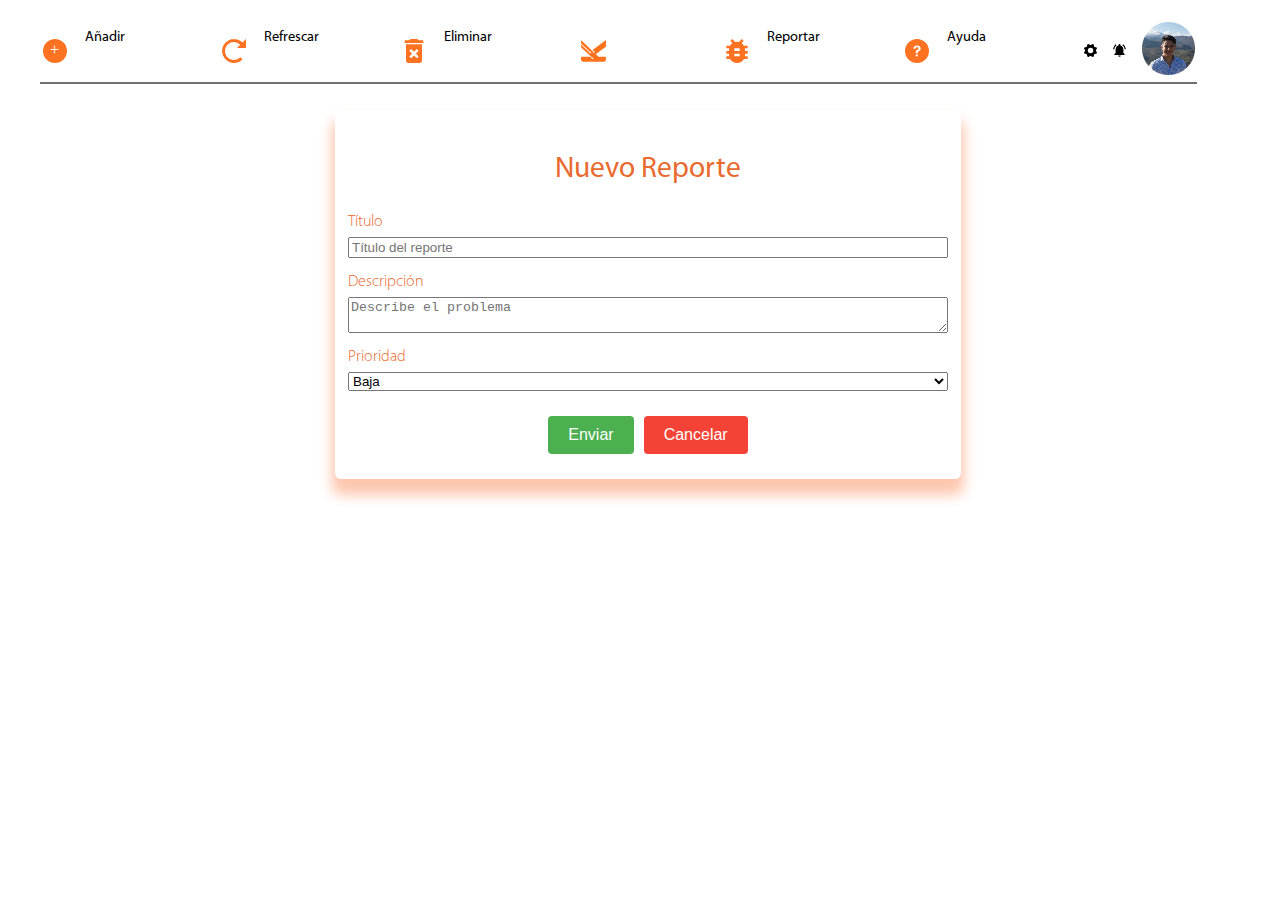
<file: reportar.html>
<!DOCTYPE html>
<html lang="en">
<head>
    <meta charset="UTF-8">
    <meta name="viewport" content="width=device-width, initial-scale=1.0">
    <link rel="stylesheet" href="./style/reportar.css">
    <title>Reportar</title>
</head>
<body>
    <div class="cuadro3">
        <div class="menu">
            <a href="./añadir.html" class="opcionañadir">
                <div class="items logos"><img src="./img/añadir.svg"></div>
                <div class="items letras"> Añadir</div>
            </a>
            <a href="./refrescar.html" class="opcionrefrescar">
                <div class="items logos"><img src="./img/refrescar.svg"></div>
                <div class="items letras">Refrescar</div>
            </a>
            <a href="./eliminar.html" class="opcioneliminar">
                <div class="items logos"><img src="./img/eliminar.svg"></div>
                <div class="items letras">Eliminar</div>
            </a>
            <div class="items logos"><img src="./img/kario_pequeño.svg"></div>
            <a href="./reportar.html" class="opcionreportar">
                <div class="items logos"><img src="./img/reportar.svg"></div>
                <div class="items letras">Reportar</div>
            </a>
            <a href="./ayuda.html" class="opcionayuda">
                <div class="items logos"><img src="./img/ayuda.svg"></div>
                <div class="items letras">Ayuda</div>
            </a>
            <div class="items logos3"><img src="./img/configuracion.svg"></div>
            <div class="items logos3"><img src="./img/notificaciones.svg"></div>
            <div class="itemspedrito2"><img src="./img/pedro.png"></div>
        </div>
    </div>

    <div class="container">
        <p>Nuevo Reporte</p>
        
        <form class="repor">
            <div class="grupo">
                <label class="letrass">Título</label>
                <input type="text" placeholder="Título del reporte" required>
            </div>
            
            <div class="grupo">
                <label class="letrass">Descripción</label>
                <textarea id="descripcion" placeholder="Describe el problema"></textarea>
            </div>
            
            <div class="grupo">
                <label class="letrass">Prioridad</label>
                <select id="prioridad">
                    <option value="baja">Baja</option>
                    <option value="media">Media</option>
                    <option value="alta">Alta</option>
                    <option value="critica">Crítica</option>
                </select>
            </div>
            
            <div class="acciones">
                <button type="submit" class="btn">Enviar</button>
                <button type="reset" class="btn cancelar">Cancelar</button>
            </div>
        </form>
    </div>
</body>
</html>
</file>
<file: style/style.css>
@font-face {
    font-family: light;
    src: url('../fuentes/MyriadPro-Light.otf');
}
@font-face {
    font-family: 'regular';
    src: url('../fuentes/MYRIADPRO-REGULAR.OTF');
}
body{
    background-image: url('../img/fondo.png');
    background-color: black;
    background-size: 100%;
    background-repeat: no-repeat;
    
}
@media (min-width:0px) and (max-width: 430px){
    @keyframes anima1 {
        0%{opacity: 1;}
        30%{opacity: 1;}
        50%{opacity: 0;}
        70%{opacity: 1;}
        90%{opacity: 1;}
        100%{opacity: 0;}

    }
    @keyframes mostrar {
        0%{opacity: 0;}
        100%{opacity: 1;}
    
    }
    @keyframes quitar {
        0%{opacity: 1;}
        100%{opacity: 0;}
    
    }
    
    @keyframes mostrar2 {
        0%{opacity: 0;}
        100%{opacity: 1;}
    
    }
    body{
        background-color: black;
        background-image: url('../img/fondo.png');
        background-size: 100vw 220vw;
        background-repeat: no-repeat;

    }
    .logo{
        position: relative;
        top: 85vw;
        left: 44.375vw;
        width: 20vw;
        height: 21vw;
        animation: anima1 1s;
        animation-iteration-count: 1;
        opacity: 0;

    }
    .cuadro1{
        border-radius: 3.49vw;
        background-color: white;
        border: solid #707070;
        margin-top: 25vw;
        margin-left: 20vw;
        width: 55vw;
        height: 100vw;
        animation: mostrar 2s forwards;
        opacity: 0;

    }
}
.logo1{
    margin-top: 8vw;
    margin-left: 22vw;
    width: 12vw;
    
}
.t1{
    font-size: 4vw;
    font-family: light;
    margin-top: 0vw;
    letter-spacing: 0.3vw;
    text-align: center;

}
.t2{
    font-size: 3.5vw;
    font-family: 'regular';
    margin-top: 0.5vw;
    text-align: center;

}
.t3{
    font-family: 'light';
    text-align: center;
    font-size: 3vw;
}
.usuario{
    font-family: 'light';
    font-size: 3vw;
    margin-left: 8vw;
    margin-top: 0vw;
}
.border1{
    border: solid #707070;
    border-radius: 1.5vw;
    width: 34vw;
    height: 2.6vw;
    margin-left: 8vw;
    margin-top: -1.5vw;
}
.contraseña{
    font-family: 'light';
    font-size: 3vw;
    margin-left: 8vw;
    margin-top: 1vw;
}
.border2{
    border: solid #707070;
    border-radius: 1.5vw;
    width: 34vw;
    height: 2.6vw;
    margin-left: 8vw;
    margin-top: -1.5vw;
}
.border_n{
    background-color: orangered;
    border: solid orangered;
    border-radius: 2.5vw;
    width: 17.5vw;
    height: 3.7vw;
    margin-left: 16vw;
    margin-top: 1.5vw;

}
.ingresar{
    font-family: 'light';
    text-align: center;
    color: white;
    text-decoration: none;
    font-size: 2vw;
    margin-top: 1vw;
}
.texto_pr{
    font-family: 'light';
    font-size: 2.5vw;
    text-align: center;
    margin-top: 3vw;
    position: relative;
}
a{
    color: white;
    text-decoration: none;
}
@media(min-width:431px){
@keyframes anima1 {
    0%{opacity: 1;}
    50%{opacity: 0;}
    90%{opacity: 1;}
    100%{opacity: 0;}

}
@keyframes anima2 {
    0%{opacity: 1;}
    20%{opacity: 1;}
    40%{opacity: 0;}
    70%{opacity: 1;}
    90%{opacity: 1;}
    100%{opacity: 0;}

}

.logo{
position: relative;
top: 25vw;
left: 44.375vw;
width: 10.26vw;
height: 9.167vw;
animation: anima1 3s;
animation-iteration-count: 1;
opacity: 0;

}
@keyframes mostrar {
    0%{opacity: 0;}
    100%{opacity: 1;}

}
@keyframes quitar {
    0%{opacity: 1;}
    100%{opacity: 0;}

}

@keyframes mostrar2 {
    0%{opacity: 0;}
    100%{opacity: 1;}

}
.cuadro1{
    border-radius: 3.49vw;
    background-color: white;
    border: solid #707070;
    margin-top: 0vw;
    margin-left: 25vw;
    width: 50vw;
    height: 43vw;
    animation: mostrar 2s forwards;
    
    opacity: 0;
    animation-delay: 3s; 

}
.logo1{
    margin-top: 2vw;
    margin-left: 22vw;
    width: 6vw;

}
.t1{
    font-size: 1.5vw;
    font-family: light;
    margin-top: 0vw;
    letter-spacing: 0.3vw;
    text-align: center;

}
.t2{
    font-size: 2vw;
    font-family: 'regular';
    margin-top: 0.5vw;
    text-align: center;

}
.t3{
    font-family: 'light';
    text-align: center;
    font-size: 1.1vw;
}
.usuario{
    font-family: 'light';
    font-size: 1.4vw;
    margin-left: 8vw;
    margin-top: 0vw;
}
.border1{
    border: solid #707070;
    border-radius: 1.5vw;
    width: 34vw;
    height: 2.6vw;
    margin-left: 8vw;
    margin-top: -1.5vw;
}
.contraseña{
    font-family: 'light';
    font-size: 1.4vw;
    margin-left: 8vw;
    margin-top: 1vw;
}
.border2{
    border: solid #707070;
    border-radius: 1.5vw;
    width: 34vw;
    height: 2.6vw;
    margin-left: 8vw;
    margin-top: -1.5vw;
}
.border_n{
    background-color: orangered;
    border: solid orangered;
    border-radius: 2.5vw;
    width: 17.5vw;
    height: 3.7vw;
    margin-left: 16vw;
    margin-top: 1.5vw;

}
.ingresar{
    font-family: 'light';
    text-align: center;
    color: white;
    text-decoration: none;
    font-size: 1.5vw;
    margin-top: 1vw;
}
.texto_pr{
    font-family: 'light';
    font-size: 0.9vw;
    text-align: center;
    margin-top: 2vw;
    position: relative;
}
a{
    color: white;
    text-decoration: none;
}
}
</file>
<file: style/ayuda.css>
@font-face {
    font-family: light;
    src: url('../fuentes/MyriadPro-Light.otf');
}
@font-face {
    font-family: 'regular';
    src: url('../fuentes/MYRIADPRO-REGULAR.OTF');
}



body{
    padding-right: 10vw;
    background-color: rgb(255, 255, 255);
    background-size: 100%;
    width: 100%;
    height: 100%;
}

.menu{
    border-bottom: +2px solid #707070;
    padding: 0.2vw;
    margin-left: 2.5vw;
    margin-top: 1.5vw;
    width: 90%;
    font-size: 1vw;
    font-family: "regular";
    display: grid;
    grid-template-columns: 5fr 20fr 5fr 20fr 5fr 20fr 20fr 5fr 20fr 5fr 20fr 4fr 4fr 4fr ;
}

.items {
    animation: quitarfondo 12s forwards;
    animation-delay: 9s;
    animation: extra 13s forwards;
    font-size: 1vw;
    font-family: "regular";
    display: flex;
    align-items: center;
}

.logos img{
    animation: quitarfondo 12s forwards;
    animation-delay: 9s;
    width: 1.9vw;
    height: 1.9vw;
    display: flex;
    align-items: center;
    animation: extra 13s forwards;
}

.logos3 img{
    animation: quitarfondo 12s forwards;
    animation-delay: 9s;
    width: 1vw;
    height: 1vw;
    display: flex;
    align-items: center;
    animation: extra 13s forwards;
}

.letras {
    font-size: 1.13vw;
    width: 1.5vw;
    height: 1.5vw;
    font-size: "regular";
    padding: 0.5vw;
    display: flex;
    align-items: center;
}

.opcionañadir,
.opcionrefrescar,
.opcioneliminar,
.opcionreportar,
.opcionayuda {
    display: contents; 
    color: inherit; 
    cursor: pointer;
}

.contenedor {
    max-width: 600px;
    margin: 30px auto;
    background: white;
    border-radius: 8px;
    overflow: hidden;
    font-family: "light";
    box-shadow: 0 2px 5px rgba(243, 163, 89, 0.1);
}

.cabecera {
    background-color:#FF7221 ; 
    color: white;
    padding: 20px;
    text-align: center;
}

.cabecera h1 {
    margin: 0;
    font-size: 24px;
}

.cabecera p {
    margin: 10px 0 0;
}

.icono {
    display: inline-block;
    width: 36px;
    height: 36px;
    background: white;
    color: #FF7221;
    border-radius: 50%;
    line-height: 36px;
    text-align: center;
    margin-right: 10px;
    font-weight: bold;
}

.formulario {
    padding: 20px;
}

.grupo {
    margin-bottom: 15px;
}

.grupo label {
    display: block;
    margin-bottom: 5px;
    font-weight: bold;
}

.grupo input,
.grupo select,
.grupo textarea {
    width: 100%;
    padding: 10px;
    border: 1px solid #ffb184;
    border-radius: 4px;
    font-size: 16px;
}

.grupo textarea {
    min-height: 100px;
    resize: vertical;
}

.texto-ayuda {
    font-size: 13px;
    color: #f08888;
    margin-top: 5px;
}

.boton {
    width: 100%;
    padding: 12px;
    background: #FF7221;
    color: white;
    border: none;
    border-radius: 4px;
    font-size: 16px;
    cursor: pointer;
}

.boton:hover {
    background: #FF7221;
}

.contacto {
    text-align: center;
    padding: 15px;
    background: #fce5dd;
    color: #FF7221;
}
</file>
<file: style/añadir.css>
@font-face {
    font-family: light;
    src: url('../fuentes/MyriadPro-Light.otf');
}
@font-face {
    font-family: 'regular';
    src: url('../fuentes/MYRIADPRO-REGULAR.OTF');
}


@media(min-width:431px){
body{
    padding-right: 10vw;
    background-color: rgb(255, 255, 255);
    background-size: 100%;
    width: 100%;
    height: 100%;
}

.menu{
    border-bottom: +2px solid #707070;
    padding: 0.2vw;
    margin-left: 2.5vw;
    margin-top: 1.5vw;
    width: 90%;
    font-size: 1vw;
    font-family: "regular";
    display: grid;
    grid-template-columns: 5fr 20fr 5fr 20fr 5fr 20fr 20fr 5fr 20fr 5fr 20fr 4fr 4fr 4fr ;
}

.items {
    animation: quitarfondo 12s forwards;
    animation-delay: 9s;
    animation: extra 13s forwards;
    font-size: 1vw;
    font-family: "regular";
    display: flex;
    align-items: center;
}

.logos img{
    animation: quitarfondo 12s forwards;
    animation-delay: 9s;
    width: 1.9vw;
    height: 1.9vw;
    display: flex;
    align-items: center;
    animation: extra 13s forwards;
}

.logos3 img{
    animation: quitarfondo 12s forwards;
    animation-delay: 9s;
    width: 1vw;
    height: 1vw;
    display: flex;
    align-items: center;
    animation: extra 13s forwards;
}

.letras {
    font-size: 1.13vw;
    width: 1.5vw;
    height: 1.5vw;
    font-size: "regular";
    padding: 0.5vw;
    display: flex;
    align-items: center;
}

.opcionañadir,
.opcionrefrescar,
.opcioneliminar,
.opcionreportar,
.opcionayuda {
    display: contents; 
    color: inherit; 
    cursor: pointer;
}

.titulo {
    font-size: 2vw;
    font-family: "regular";
    display: flex;
    justify-content: center;
    margin-bottom: 2vw;
    margin-top: 4vw;

}

table {
    width: 50%;
    font-family: "regular";
    margin-left: 24vw;
    border-collapse: collapse;
    background: white;
    border-radius: 0.5vw;
    box-shadow: 0vw 1vw 1vw 0.7vw #fdc6ad;
}

th, td {
    padding: 1vw;
    font-size: 1.2vw;
    text-align: center;
}


td {
    border-bottom: 1px solid #ddd;
}

.añadir {
    background: #ff6600;
    padding-inline: 1vw;
    padding-top: 0.8vw;
    width: 8vw;
    font-size: 1vw;
    height: 2vw;
    border-radius: 2vw;
    text-align: center;
    font-family: "regular";
    color: white;
    display: block;
    margin-top: 2vw;
    margin-left: 48vw ;
    justify-content: center;
}

.añadir:hover {
    background: #cc5200;
}
#mobile-content{
    display: none;
}
}
@media(max-width:430px){
    #desktop-content{
        display: none;
    }
    #mobile-content{
        display: block;
    }
    * {
        margin: 0;
        padding: 0;
        box-sizing: border-box;
        font-family: Arial, sans-serif;
    }
    
    body {
        background-color: #f5f5f5;
        max-width: 430px;
        margin: 0 auto;
        height: 932px;
        overflow-x: hidden;
    }
    
    .container {
        width: 100%;
        height: 100%;
        background-color: white;
        position: relative;
    }
    
    /* Header Styles */
    header {
        background-color: #f0f0f0;
        padding: 10px 5px;
        border-bottom: 1px solid #ddd;
        position: sticky;
        top: 0;
        z-index: 100;
    }
    
    .header-buttons {
        display: flex;
        justify-content: space-between;
        align-items: center;
        overflow-x: auto;
        white-space: nowrap;
        padding-bottom: 5px;
    }
    
    .header-buttons::-webkit-scrollbar {
        height: 3px;
    }
    
    .header-buttons::-webkit-scrollbar-thumb {
        background-color: #ccc;
    }
    
    .btn-action {
        background: none;
        border: none;
        color: #ff6b00;
        font-size: 12px;
        cursor: pointer;
        padding: 5px;
        display: flex;
        flex-direction: column;
        align-items: center;
        min-width: 50px;
    }
    
    .btn-action.active {
        color: #e05f00;
        font-weight: bold;
    }
    
    .btn-action i {
        font-size: 16px;
        margin-bottom: 2px;
    }
    
    .user-profile {
        position: relative;
        margin-left: 10px;
    }
    
    .notification-dot {
        position: absolute;
        top: 0;
        right: 0;
        width: 8px;
        height: 8px;
        background-color: #ff6b00;
        border-radius: 50%;
        z-index: 1;
    }
    
    .user-icon {
        font-size: 20px;
        color: #666;
    }
    
    /* Main Content Styles */
    main {
        padding: 15px;
        overflow-y: auto;
        height: calc(100% - 60px);
    }
    
    .panel-title {
        text-align: center;
        margin-bottom: 20px;
    }
    
    .panel-title h1 {
        font-size: 20px;
        margin-bottom: 5px;
        color: #333;
    }
    
    .panel-title p {
        font-size: 12px;
        color: #666;
    }
    
    /* Table Styles */
    .table-container {
        overflow-x: auto;
        margin-bottom: 20px;
        border-radius: 10px;
        box-shadow: 0 2px 5px rgba(0, 0, 0, 0.1);
    }
    
    table {
        width: 100%;
        border-collapse: collapse;
        min-width: 800px;
        /* Ensure table is scrollable on mobile */
    }
    
    thead {
        background-color: #f8f8f8;
    }
    
    th,
    td {
        padding: 10px 15px;
        text-align: left;
        font-size: 12px;
        border-bottom: 1px solid #eee;
    }
    
    th {
        font-weight: bold;
        color: #333;
    }
    
    tbody tr {
        background-color: white;
        transition: background-color 0.2s;
    }
    
    tbody tr:hover {
        background-color: #f9f9f9;
    }
    
    /* Progress Bar Styles */
    .progress-bar {
        width: 100%;
        height: 20px;
        background-color: #f0f0f0;
        border-radius: 10px;
        overflow: hidden;
    }
    
    .progress-bar.small {
        height: 12px;
        margin-top: 5px;
    }
    
    .progress {
        height: 100%;
        background-color: #ff6b00;
        border-radius: 10px;
        color: white;
        text-align: center;
        line-height: 20px;
        font-size: 11px;
    }
    
    .progress-bar.small .progress {
        line-height: 12px;
        font-size: 9px;
    }
    
    /* Add Button Styles */
    .add-button-container {
        text-align: center;
        margin-top: 20px;
        margin-bottom: 30px;
    }
    
    .add-button {
        background-color: #ff6b00;
        color: white;
        border: none;
        padding: 12px 30px;
        border-radius: 25px;
        font-size: 14px;
        cursor: pointer;
        transition: background-color 0.3s;
    }
    
    .add-button:hover {
        background-color: #e05f00;
    }
    
    /* Form Styles */
    .form-container {
        background-color: white;
        border-radius: 10px;
        box-shadow: 0 2px 5px rgba(0, 0, 0, 0.1);
        padding: 20px;
        margin-bottom: 20px;
    }
    
    .form-group {
        margin-bottom: 15px;
    }
    
    .form-row {
        display: flex;
        gap: 10px;
        margin-bottom: 15px;
    }
    
    .half {
        flex: 1;
    }
    
    label {
        display: block;
        margin-bottom: 5px;
        font-size: 14px;
        color: #333;
        font-weight: bold;
    }
    
    input[type="text"],
    input[type="date"],
    textarea,
    select {
        width: 100%;
        padding: 10px;
        border: 1px solid #ddd;
        border-radius: 5px;
        font-size: 14px;
    }
    
    textarea {
        height: 80px;
        resize: vertical;
    }
    
    input[type="range"] {
        width: 100%;
        margin-top: 5px;
    }
    
    #cumplimientoValue {
        display: inline-block;
        margin-left: 10px;
        font-weight: bold;
        color: #ff6b00;
    }
    
    .form-buttons {
        display: flex;
        justify-content: space-between;
        margin-top: 20px;
    }
    
    /* Delete Page Styles */
    .delete-container {
        background-color: white;
        border-radius: 10px;
        box-shadow: 0 2px 5px rgba(0, 0, 0, 0.1);
        padding: 15px;
        margin-bottom: 20px;
    }
    
    .select-all-container {
        padding: 10px 0;
        border-bottom: 1px solid #eee;
        margin-bottom: 10px;
    }
    
    .indicator-list {
        max-height: 500px;
        overflow-y: auto;
    }
    
    .indicator-item {
        display: flex;
        padding: 12px 0;
        border-bottom: 1px solid #eee;
    }
    
    .indicator-info {
        flex: 1;
        margin-left: 10px;
    }
    
    .indicator-info h3 {
        font-size: 14px;
        margin-bottom: 3px;
    }
    
    .indicator-info p {
        font-size: 12px;
        color: #666;
        margin-bottom: 5px;
    }
    
    .indicator-meta {
        display: flex;
        flex-wrap: wrap;
        gap: 10px;
        margin-bottom: 5px;
        font-size: 11px;
    }
    
    .category {
        padding: 2px 8px;
        border-radius: 10px;
        font-weight: bold;
    }
    
    .category.low {
        background-color: #e6f7ff;
        color: #0070f3;
    }
    
    .category.medium {
        background-color: #fff7e6;
        color: #fa8c16;
    }
    
    .category.high {
        background-color: #fff1f0;
        color: #f5222d;
    }
    
    .date,
    .area {
        color: #666;
    }
    
    .delete-actions {
        display: flex;
        justify-content: space-between;
        align-items: center;
        margin-top: 15px;
        padding-top: 15px;
        border-top: 1px solid #eee;
    }
    
    .selected-count {
        font-size: 14px;
        color: #666;
    }
    
    .action-buttons {
        display: flex;
        gap: 10px;
    }
    
    .cancel-button {
        background-color: #f0f0f0;
        color: #666;
        border: none;
        padding: 10px 15px;
        border-radius: 5px;
        font-size: 14px;
        cursor: pointer;
        transition: background-color 0.3s;
    }
    
    .delete-button {
        background-color: #ff4d4f;
        color: white;
        border: none;
        padding: 10px 15px;
        border-radius: 5px;
        font-size: 14px;
        cursor: pointer;
        transition: background-color 0.3s;
    }
    
    .delete-button:disabled {
        background-color: #ffcccb;
        cursor: not-allowed;
    }
    
    .submit-button {
        background-color: #ff6b00;
        color: white;
        border: none;
        padding: 12px 20px;
        border-radius: 5px;
        font-size: 14px;
        cursor: pointer;
        transition: background-color 0.3s;
    }
    
    .cancel-button:hover {
        background-color: #e0e0e0;
    }
    
    .submit-button:hover {
        background-color: #e05f00;
    }
    
    .delete-button:hover:not(:disabled) {
        background-color: #ff1f1f;
    }
}
</file>
<file: style/eliminar.css>
@font-face {
    font-family: light;
    src: url('../fuentes/MyriadPro-Light.otf');
}
@font-face {
    font-family: 'regular';
    src: url('../fuentes/MYRIADPRO-REGULAR.OTF');
}


@media(min-width:431px){
body{
    padding-right: 10vw;
    background-color: rgb(255, 255, 255);
    background-size: 100%;
    width: 100%;
    height: 100%;
}

.menu{
    border-bottom: +2px solid #707070;
    padding: 0.2vw;
    margin-left: 2.5vw;
    margin-top: 1.5vw;
    width: 90%;
    font-size: 1vw;
    font-family: "regular";
    display: grid;
    grid-template-columns: 5fr 20fr 5fr 20fr 5fr 20fr 20fr 5fr 20fr 5fr 20fr 4fr 4fr 4fr ;
}

.items {
    animation: quitarfondo 12s forwards;
    animation-delay: 9s;
    animation: extra 13s forwards;
    font-size: 1vw;
    font-family: "regular";
    display: flex;
    align-items: center;
}

.logos img{
    animation: quitarfondo 12s forwards;
    animation-delay: 9s;
    width: 1.9vw;
    height: 1.9vw;
    display: flex;
    align-items: center;
    animation: extra 13s forwards;
}

.logos3 img{
    animation: quitarfondo 12s forwards;
    animation-delay: 9s;
    width: 1vw;
    height: 1vw;
    display: flex;
    align-items: center;
    animation: extra 13s forwards;
}

.letras {
    font-size: 1.13vw;
    width: 1.5vw;
    height: 1.5vw;
    font-size: "regular";
    padding: 0.5vw;
    display: flex;
    align-items: center;
}

.opcionañadir,
.opcionrefrescar,
.opcioneliminar,
.opcionreportar,
.opcionayuda {
    display: contents; 
    color: inherit; 
    cursor: pointer;
}


.tit1 {
    animation: quitarfondo 12s forwards;
    animation-delay: 9s;
    animation: extra 13s forwards;
    font-size: 1.8vw;
    display: flex;
    margin-top: 2vw;
    font-family: "regular";
    align-content: center;
    justify-content: center;
    align-items: center;
}

.tit2 {
    animation: quitarfondo 12s forwards;
    animation-delay: 9s;
    animation: extra 13s forwards;
    font-size: 1vw;
    display: flex;
    font-family: "light";
    align-content: center;
    justify-content: center;
    align-items: center;
}

.caja {
    border-radius: 1.5vw;
    border-style: solid;
    animation: quitarfondo 12s forwards;
    animation-delay: 9s;
    border-color: #817f7f;
    margin-bottom: 1vw;
    padding: 1vw;
    margin-left: 2.5vw;
    width: 80%;
    display: grid;
    animation: extra 13s forwards;
    grid-template-columns: 0.4fr 0.4fr 0.2fr 0.4fr 0.4fr 0.2fr 0.2fr 0.2fr 0.2fr;
}

.item {
    animation: quitarfondo 12s forwards;
    animation-delay: 9s;
    animation: extra 13s forwards;
    padding: 5px;
    font-size: 1vw;
    font-family: "light";
    display: flex;
    align-items: center;
}

.cajainvisible {
    animation: quitarfondo 12s forwards;
    animation-delay: 9s;
    margin-bottom: 1vw;
    padding: 1vw;
    margin-left: 2.5vw;
    width: 80%;
    font-size: 1vw;
    font-family: "regular";
    display: grid;
    animation: extra 13s forwards;
    grid-template-columns: 0.4fr 0.4fr 0.2fr 0.4fr 0.4fr 0.2fr 0.2fr 0.3fr 0.2fr 0.3fr;
}

.guardar{
    border-radius: 3.49vw;
    background-color: #FF7221;
    width: 20vw;
    height: 4vw;    
    display: flex;
    color: white;
    left: 40vw;
    position: relative;
    animation: quitarfondo 12s forwards;
    animation: extra 13s forwards;
}

.guardar div{
    font-size: 1.5vw;
    font-family: "regular";
        padding-left: 4.5vw;
    padding-top: 1vw;
}

.flex{
    display: flex;
}
.men{
    width: 2vw;
    margin-top: -1.5vw;
    margin-left: 1vw;
}
#mobile-content{
    display: none;
}
}
@media(max-width:430px){
    #desktop-content{
        display: none;
    }
    #mobile-content{
        display: block;
    }
    * {
        margin: 0;
        padding: 0;
        box-sizing: border-box;
        font-family: Arial, sans-serif;
    }
    
    body {
        background-color: #f5f5f5;
        max-width: 430px;
        margin: 0 auto;
        height: 932px;
        overflow-x: hidden;
    }
    
    .container {
        width: 100%;
        height: 100%;
        background-color: white;
        position: relative;
    }
    
    /* Header Styles */
    header {
        background-color: #f0f0f0;
        padding: 10px 5px;
        border-bottom: 1px solid #ddd;
        position: sticky;
        top: 0;
        z-index: 100;
    }
    
    .header-buttons {
        display: flex;
        justify-content: space-between;
        align-items: center;
        overflow-x: auto;
        white-space: nowrap;
        padding-bottom: 5px;
    }
    
    .header-buttons::-webkit-scrollbar {
        height: 3px;
    }
    
    .header-buttons::-webkit-scrollbar-thumb {
        background-color: #ccc;
    }
    
    .btn-action {
        background: none;
        border: none;
        color: #ff6b00;
        font-size: 12px;
        cursor: pointer;
        padding: 5px;
        display: flex;
        flex-direction: column;
        align-items: center;
        min-width: 50px;
    }
    
    .btn-action.active {
        color: #e05f00;
        font-weight: bold;
    }
    
    .btn-action i {
        font-size: 16px;
        margin-bottom: 2px;
    }
    
    .user-profile {
        position: relative;
        margin-left: 10px;
    }
    
    .notification-dot {
        position: absolute;
        top: 0;
        right: 0;
        width: 8px;
        height: 8px;
        background-color: #ff6b00;
        border-radius: 50%;
        z-index: 1;
    }
    
    .user-icon {
        font-size: 20px;
        color: #666;
    }
    
    /* Main Content Styles */
    main {
        padding: 15px;
        overflow-y: auto;
        height: calc(100% - 60px);
    }
    
    .panel-title {
        text-align: center;
        margin-bottom: 20px;
    }
    
    .panel-title h1 {
        font-size: 20px;
        margin-bottom: 5px;
        color: #333;
    }
    
    .panel-title p {
        font-size: 12px;
        color: #666;
    }
    
    /* Table Styles */
    .table-container {
        overflow-x: auto;
        margin-bottom: 20px;
        border-radius: 10px;
        box-shadow: 0 2px 5px rgba(0, 0, 0, 0.1);
    }
    
    table {
        width: 100%;
        border-collapse: collapse;
        min-width: 800px;
        /* Ensure table is scrollable on mobile */
    }
    
    thead {
        background-color: #f8f8f8;
    }
    
    th,
    td {
        padding: 10px 15px;
        text-align: left;
        font-size: 12px;
        border-bottom: 1px solid #eee;
    }
    
    th {
        font-weight: bold;
        color: #333;
    }
    
    tbody tr {
        background-color: white;
        transition: background-color 0.2s;
    }
    
    tbody tr:hover {
        background-color: #f9f9f9;
    }
    .delete-container {
        background-color: white;
        border-radius: 10px;
        box-shadow: 0 2px 5px rgba(0, 0, 0, 0.1);
        padding: 15px;
        margin-bottom: 20px;
    }
    
    .select-all-container {
        padding: 10px 0;
        border-bottom: 1px solid #eee;
        margin-bottom: 10px;
    }
    
    .indicator-list {
        max-height: 500px;
        overflow-y: auto;
    }
    
    .indicator-item {
        display: flex;
        padding: 12px 0;
        border-bottom: 1px solid #eee;
    }
    
    .indicator-info {
        flex: 1;
        margin-left: 10px;
    }
    
    .indicator-info h3 {
        font-size: 14px;
        margin-bottom: 3px;
    }
    
    .indicator-info p {
        font-size: 12px;
        color: #666;
        margin-bottom: 5px;
    }
    
    .indicator-meta {
        display: flex;
        flex-wrap: wrap;
        gap: 10px;
        margin-bottom: 5px;
        font-size: 11px;
    }
    
    .category {
        padding: 2px 8px;
        border-radius: 10px;
        font-weight: bold;
    }
    
    .category.low {
        background-color: #e6f7ff;
        color: #0070f3;
    }
    
    .category.medium {
        background-color: #fff7e6;
        color: #fa8c16;
    }
    
    .category.high {
        background-color: #fff1f0;
        color: #f5222d;
    }
    
    .date,
    .area {
        color: #666;
    }
    
    .delete-actions {
        display: flex;
        justify-content: space-between;
        align-items: center;
        margin-top: 15px;
        padding-top: 15px;
        border-top: 1px solid #eee;
    }
    
    .selected-count {
        font-size: 14px;
        color: #666;
    }
    
    .action-buttons {
        display: flex;
        gap: 10px;
    }
    
    .cancel-button {
        background-color: #f0f0f0;
        color: #666;
        border: none;
        padding: 10px 15px;
        border-radius: 5px;
        font-size: 14px;
        cursor: pointer;
        transition: background-color 0.3s;
    }
    
    .delete-button {
        background-color: #ff4d4f;
        color: white;
        border: none;
        padding: 10px 15px;
        border-radius: 5px;
        font-size: 14px;
        cursor: pointer;
        transition: background-color 0.3s;
    }
    
    .delete-button:disabled {
        background-color: #ffcccb;
        cursor: not-allowed;
    }
    
    .submit-button {
        background-color: #ff6b00;
        color: white;
        border: none;
        padding: 12px 20px;
        border-radius: 5px;
        font-size: 14px;
        cursor: pointer;
        transition: background-color 0.3s;
    }
    
    .cancel-button:hover {
        background-color: #e0e0e0;
    }
    
    .submit-button:hover {
        background-color: #e05f00;
    }
    
    .delete-button:hover:not(:disabled) {
        background-color: #ff1f1f;
    }
    
    /* Checkbox Styles */
    .checkbox-container {
        display: flex;
        align-items: center;
        position: relative;
        padding-left: 30px;
        cursor: pointer;
        font-size: 14px;
        user-select: none;
    }
    
    .checkbox-container input {
        position: absolute;
        opacity: 0;
        cursor: pointer;
        height: 0;
        width: 0;
    }
    
    .checkmark {
        position: absolute;
        top: 0;
        left: 0;
        height: 20px;
        width: 20px;
        background-color: #f0f0f0;
        border: 1px solid #ddd;
        border-radius: 4px;
    }
    
    .checkbox-container:hover input~.checkmark {
        background-color: #e0e0e0;
    }
    
    .checkbox-container input:checked~.checkmark {
        background-color: #ff6b00;
        border-color: #ff6b00;
    }
    
    .checkmark:after {
        content: "";
        position: absolute;
        display: none;
    }
    
    .checkbox-container input:checked~.checkmark:after {
        display: block;
    }
    
    .checkbox-container .checkmark:after {
        left: 7px;
        top: 3px;
        width: 5px;
        height: 10px;
        border: solid white;
        border-width: 0 2px 2px 0;
        transform: rotate(45deg);
    }
    .modal {
        display: none;
        position: fixed;
        z-index: 1000;
        left: 0;
        top: 0;
        width: 100%;
        height: 100%;
        overflow: auto;
        background-color: rgba(0, 0, 0, 0.5);
    }
    
    .modal-content {
        background-color: white;
        margin: 15% auto;
        padding: 0;
        border-radius: 10px;
        width: 90%;
        max-width: 400px;
        box-shadow: 0 4px 8px rgba(0, 0, 0, 0.2);
    }
    
    .modal-header {
        padding: 15px;
        border-bottom: 1px solid #eee;
        display: flex;
        justify-content: space-between;
        align-items: center;
    }
    
    .modal-header h2 {
        margin: 0;
        font-size: 18px;
    }
    
    .close {
        color: #aaa;
        font-size: 24px;
        font-weight: bold;
        cursor: pointer;
    }
    
    .close:hover {
        color: #333;
    }
    
    .modal-body {
        padding: 20px;
    }
    
    .warning {
        color: #ff4d4f;
        margin-top: 10px;
        font-weight: bold;
    }
    
    .warning i {
        margin-right: 5px;
    }
    
    .modal-footer {
        padding: 15px;
        border-top: 1px solid #eee;
        display: flex;
        justify-content: flex-end;
        gap: 10px;
    }
    
    .confirm-delete-button {
        background-color: #ff4d4f;
        color: white;
        border: none;
        padding: 10px 15px;
        border-radius: 5px;
        font-size: 14px;
        cursor: pointer;
        transition: background-color 0.3s;
    }
    
    .confirm-delete-button:hover {
        background-color: #ff1f1f;
    }
    
    /* Report Page Styles */
    .report-container {
        display: flex;
        flex-direction: column;
        gap: 20px;
        margin-bottom: 20px;
    }
    
    .report-options {
        background-color: white;
        border-radius: 10px;
        box-shadow: 0 2px 5px rgba(0, 0, 0, 0.1);
        padding: 15px;
    }
    
    .report-section {
        margin-bottom: 20px;
    }
    
    .report-section h2 {
        font-size: 16px;
        margin-bottom: 10px;
        color: #333;
        border-bottom: 1px solid #eee;
        padding-bottom: 5px;
    }
    
    .report-types {
        display: flex;
        flex-wrap: wrap;
        gap: 10px;
        margin-bottom: 10px;
    }
    
    .report-type-item {
        display: flex;
        flex-direction: column;
        align-items: center;
        justify-content: center;
        width: calc(25% - 8px);
        padding: 10px;
        border-radius: 5px;
        background-color: #f8f8f8;
        cursor: pointer;
        transition: all 0.3s;
    }
    
    .report-type-item i {
        font-size: 20px;
        margin-bottom: 5px;
        color: #666;
    }
    
    .report-type-item span {
        font-size: 12px;
        color: #333;
    }
    
    .report-type-item.active {
        background-color: #ff6b00;
    }
    
    .report-type-item.active i,
    .report-type-item.active span {
        color: white;
    }
    
    .filter-group {
        margin-bottom: 10px;
    }
    
    .visualization-options {
        display: flex;
        flex-direction: column;
        gap: 10px;
    }
    
    .option-group {
        margin-bottom: 5px;
    }
    
    .report-preview {
        background-color: white;
        border-radius: 10px;
        box-shadow: 0 2px 5px rgba(0, 0, 0, 0.1);
        padding: 15px;
    }
    
    .preview-header {
        display: flex;
        justify-content: space-between;
        align-items: center;
        margin-bottom: 15px;
    }
    
    .preview-header h2 {
        font-size: 16px;
        color: #333;
    }
    
    .preview-actions {
        display: flex;
        gap: 10px;
    }
    
    .action-button {
        background-color: #f0f0f0;
        color: #333;
        border: none;
        padding: 8px 12px;
        border-radius: 5px;
        font-size: 12px;
        cursor: pointer;
        transition: background-color 0.3s;
        display: flex;
        align-items: center;
    }
    
    .action-button i {
        margin-right: 5px;
    }
    
    .action-button:hover {
        background-color: #e0e0e0;
    }
    
    .chart-container {
        height: 250px;
        margin-bottom: 20px;
    }
    
    .summary-container {
        display: flex;
        justify-content: space-between;
        margin-top: 15px;
        padding-top: 15px;
        border-top: 1px solid #eee;
    }
    
    .summary-item {
        text-align: center;
        flex: 1;
    }
    
    .summary-value {
        font-size: 24px;
        font-weight: bold;
        color: #ff6b00;
    }
    
    .summary-label {
        font-size: 12px;
        color: #666;
    }
    
    .report-actions {
        display: flex;
        justify-content: space-between;
        margin-top: 20px;
        margin-bottom: 30px;
    }
    
}
</file>
<file: style/style2.css>
@font-face {
    font-family: light;
    src: url('../fuentes/MyriadPro-Light.otf');
}
@font-face {
    font-family: 'regular';
    src: url('../fuentes/MYRIADPRO-REGULAR.OTF');
}


body{
    padding-right: 10vw;
    background-image: url('../img/fondo.png');
    background-color: rgb(255, 255, 255);
    background-size: 100%;
    background-repeat: no-repeat;
    width: 100%;
    height: 100%;
    animation: quitarfondo 1s forwards;
    animation-delay: 9s;
}
/*
@keyframes mostrar2 {
    0%{opacity: 0;}
    25%{opacity: 1;}
    50%{opacity: 1;}
    75%{opacity: 1;}
    100%{opacity: 0;}

}

@keyframes anima2 {
    0%{opacity: 0;}
    25%{opacity: 1;}
    50%{opacity: 1;}
    75%{opacity: 1;}
    100%{opacity: 0;}
}


@keyframes quitarfondo {
    0%{opacity: 0;}
    25%{opacity: 0;}
    50%{opacity: 0;}
    75%{opacity: 0;}
    100%{opacity: 1; background-image: none; background-color: white;}
}
*/

.cuadro2{
    border-radius: 3.49vw;
    background-color: white;
    border: solid #707070;
    margin-top: 19vw;
    margin-left: 25vw;
    width: 50vw;
    height: 30vw;
    animation: mostrar2 3s forwards;
    opacity: 0; 
}

.pedrito{
    margin-left: 22.5vw;
    width: 5vw;
    height: 5vw;
}
.logo1{
    margin-top: 2vw;
    margin-left: 22vw;
    width: 6vw;

}
.t1{
    font-size: 1.5vw;
    font-family: "light";
    margin-top: 0vw;
    letter-spacing: 0.3vw;
    text-align: center;

}
.t2{
    font-size: 2vw;
    font-family: 'regular';
    margin-top: 0.5vw;
    text-align: center;

}
.us{
    font-size: 1.1vw;
    font-family: 'light';
    text-align: center;
}
.logos2{
    position: relative;
    top: -25vw;
    left: 44vw;
    width: 10.26vw;
    height: 9.167vw;
    animation: anima2 4s;
    animation-iteration-count: 1;
    opacity: 0;
    animation-delay: 5s;
    }
/*
    
    @keyframes extra {
        0%{opacity: 0; border-bottom: transparent;}
        25%{opacity: 0; border-bottom: transparent;}
        50%{opacity: 0; border-bottom: transparent;}
        75%{opacity: 0; border-bottom: solid transparent;}
        100%{opacity: 1;}
    }

*/
    
.menu{
    animation: quitarfondo 12s forwards;
    animation: extra 13s forwards;
    margin-top: -57vw;
    border-bottom: +2px solid #707070;
    padding: 0.2vw;
    margin-left: 2.5vw;
    width: 90%;
    font-size: 1vw;
    font-family: "regular";
    display: grid;
    grid-template-columns: 5fr 20fr 5fr 20fr 5fr 20fr 20fr 5fr 20fr 5fr 20fr 4fr 4fr 4fr ;
}

.items {
    animation: quitarfondo 12s forwards;
    animation-delay: 9s;
    animation: extra 13s forwards;
    font-size: 1vw;
    font-family: "regular";
    display: flex;
    align-items: center;
}

.logos img{
    animation: quitarfondo 12s forwards;
    animation-delay: 9s;
    width: 1.9vw;
    height: 1.9vw;
    display: flex;
    align-items: center;
    animation: extra 13s forwards;
}

.logos3 img{
    animation: quitarfondo 12s forwards;
    animation-delay: 9s;
    width: 1vw;
    height: 1vw;
    display: flex;
    align-items: center;
    animation: extra 13s forwards;
}

.letras {
    font-size: 1.13vw;
    width: 1.5vw;
    height: 1.5vw;
    font-size: "regular";
    padding: 0.5vw;
    display: flex;
    align-items: center;
}

.tit1 {
    animation: quitarfondo 12s forwards;
    animation-delay: 9s;
    animation: extra 13s forwards;
    font-size: 1.8vw;
    display: flex;
    margin-top: 2vw;
    font-family: "regular";
    align-content: center;
    justify-content: center;
    align-items: center;
}

.tit2 {
    animation: quitarfondo 12s forwards;
    animation-delay: 9s;
    animation: extra 13s forwards;
    font-size: 1vw;
    display: flex;
    font-family: "light";
    align-content: center;
    justify-content: center;
    align-items: center;
}

.caja {
    border-radius: 1.5vw;
    border-style: solid;
    animation: quitarfondo 12s forwards;
    animation-delay: 9s;
    border-color: #817f7f;
    margin-bottom: 1vw;
    padding: 1vw;
    margin-left: 2.5vw;
    width: 80%;
    display: grid;
    animation: extra 13s forwards;
    grid-template-columns: 0.4fr 0.4fr 0.2fr 0.4fr 0.4fr 0.2fr 0.2fr 0.2fr 0.2fr;
}

.item {
    animation: quitarfondo 12s forwards;
    animation-delay: 9s;
    animation: extra 13s forwards;
    padding: 5px;
    font-size: 1vw;
    font-family: "light";
    display: flex;
    align-items: center;
}

.cajainvisible {
    animation: quitarfondo 12s forwards;
    animation-delay: 9s;
    margin-bottom: 1vw;
    padding: 1vw;
    margin-left: 2.5vw;
    width: 80%;
    font-size: 1vw;
    font-family: "regular";
    display: grid;
    animation: extra 13s forwards;
    grid-template-columns: 0.4fr 0.4fr 0.2fr 0.4fr 0.4fr 0.2fr 0.2fr 0.3fr 0.2fr;
}

.Añadir{
    border-radius: 3.49vw;
    background-color: #FF7221;
    width: 20vw;
    height: 4vw;    
    display: flex;
    color: white;
    left: 40vw;
    position: relative;
    animation: quitarfondo 12s forwards;
    animation: extra 13s forwards;
}

.Añadir div{
    font-size: 1.5vw;
    font-family: "regular";
        padding-left: 4.5vw;
    padding-top: 1vw;
}
.flex{
    display: flex;
}
.men{
    width: 2vw;
    margin-top: -1.5vw;
    margin-left: 1vw;
}
</file>
<file: style/inicio.css>
@font-face {
    font-family: light;
    src: url('../fuentes/MyriadPro-Light.otf');
}
@font-face {
    font-family: 'regular';
    src: url('../fuentes/MYRIADPRO-REGULAR.OTF');
}



@media(min-width:431px){
body{
    padding-right: 10vw;
    background-image: url('../img/fondo.png');
    background-color: rgb(0, 0, 0);
    background-size: 100%;
    background-repeat: no-repeat;
    width: 100%;
    height: 100%;
    animation: quitarfondo 1s forwards;
    animation-delay: 6s;
}

@keyframes mostrar2 {
    0%{opacity: 0;}
    25%{opacity: 1;}
    50%{opacity: 1;}
    75%{opacity: 1;}
    100%{opacity: 0;}

}

@keyframes anima2 {
    0%{opacity: 0;}
    25%{opacity: 1;}
    50%{opacity: 1;}
    75%{opacity: 1;}
    100%{opacity: 0;}
}


@keyframes quitarfondo {
    0%{opacity: 0;}
    25%{opacity: 0;}
    50%{opacity: 0;}
    75%{opacity: 0;}
    100%{opacity: 1; background-image: none; background-color: white;}
}

.cuadro2{
    border-radius: 3.49vw;
    background-color: white;
    border: solid #707070;
    margin-top: 19vw;
    margin-left: 25vw;
    width: 50vw;
    height: 30vw;
    animation: mostrar2 3s forwards;
    opacity: 0; 
}

.pedrito{
    margin-left: 22.5vw;
    width: 5vw;
    height: 5vw;
}
.logo1{
    margin-top: 2vw;
    margin-left: 22vw;
    width: 6vw;

}
.t1{
    font-size: 1.5vw;
    font-family: "light";
    margin-top: 0vw;
    letter-spacing: 0.3vw;
    text-align: center;

}
.t2{
    font-size: 2vw;
    font-family: 'regular';
    margin-top: 0.5vw;
    text-align: center;

}
.us{
    font-size: 1.1vw;
    font-family: 'light';
    text-align: center;
}
.logos2{
    position: relative;
    top: -25vw;
    left: 44vw;
    width: 10.26vw;
    height: 9.167vw;
    animation: anima2 1s;
    animation-iteration-count: 1;
    opacity: 0;
    animation-delay: 3s;
    }

    
    @keyframes extra {
        0%{opacity: 0; border-bottom: transparent;}
        25%{opacity: 0; border-bottom: transparent;}
        50%{opacity: 0; border-bottom: transparent;}
        75%{opacity: 0; border-bottom: solid transparent;}
        100%{opacity: 1;}
    }


    
.menu{
    animation: quitarfondo 3s forwards;
    animation: extra 10s forwards;
    margin-top: -57vw;
    border-bottom: +2px solid #707070;
    padding: 0.2vw;
    margin-left: 2.5vw;
    width: 90%;
    font-size: 1vw;
    font-family: "regular";
    display: grid;
    grid-template-columns: 5fr 20fr 5fr 20fr 5fr 20fr 20fr 5fr 20fr 5fr 20fr 4fr 4fr 4fr ;
}

.items {
    animation: quitarfondo 3s forwards;
    animation: extra 10s forwards;
    font-size: 1vw;
    font-family: "regular";
    display: flex;
    align-items: center;
}

.logos img{
    animation: quitarfondo 3s forwards;
    width: 1.9vw;
    height: 1.9vw;
    display: flex;
    align-items: center;
    animation: extra 10s forwards;
}

.logos3 img{
    animation: quitarfondo 3s forwards;
    width: 1vw;
    height: 1vw;
    display: flex;
    align-items: center;
    animation: extra 10s forwards;
}

.letras {
    font-size: 1.13vw;
    width: 1.5vw;
    height: 1.5vw;
    font-size: "regular";
    padding: 0.5vw;
    display: flex;
    align-items: center;
}

.opcionañadir,
.opcionrefrescar,
.opcioneliminar,
.opcionreportar,
.opcionayuda {
    display: contents; 
    color: inherit; 
    cursor: pointer;
}


.tit1 {
    animation: quitarfondo 3s forwards;
    animation-delay: 6s;
    animation: extra 10s forwards;
    font-size: 1.8vw;
    display: flex;
    margin-top: 2vw;
    font-family: "regular";
    align-content: center;
    justify-content: center;
    align-items: center;
}

.tit2 {
    animation: quitarfondo 3s forwards;
    animation-delay: 6s;
    animation: extra 10s forwards;
    font-size: 1vw;
    display: flex;
    font-family: "light";
    align-content: center;
    justify-content: center;
    align-items: center;
}

.caja {
    border-radius: 1.5vw;
    border-style: solid;
    animation: quitarfondo 3s forwards;
    animation-delay: 6s;
    border-color: #817f7f;
    margin-bottom: 1vw;
    padding: 1vw;
    margin-left: 2.5vw;
    width: 80%;
    display: grid;
    animation: extra 10s forwards;
    grid-template-columns: 0.4fr 0.4fr 0.2fr 0.4fr 0.4fr 0.2fr 0.2fr 0.2fr 0.2fr;
}

.item {
    animation: quitarfondo 3s forwards;
    animation-delay: 6s;
    animation: extra 10s forwards;
    padding: 5px;
    font-size: 1vw;
    font-family: "light";
    display: flex;
    align-items: center;
}

.cajainvisible {
    animation: quitarfondo 3s forwards;
    animation-delay: 6s;
    margin-bottom: 1vw;
    padding: 1vw;
    margin-left: 2.5vw;
    width: 80%;
    font-size: 1vw;
    font-family: "regular";
    display: grid;
    animation: extra 10s forwards;
    grid-template-columns: 0.4fr 0.4fr 0.2fr 0.4fr 0.4fr 0.2fr 0.2fr 0.3fr 0.2fr;
}

.Añadir{
    border-radius: 3.49vw;
    animation: quitarfondo 3s forwards;
    animation-delay: 6s;
    background-color: #FF7221;
    width: 20vw;
    height: 4vw;    
    display: flex;
    color: white;
    left: 40vw;
    position: relative;
    animation: quitarfondo 3s forwards;
    animation: extra 10s forwards;
}

.Añadir div{
    animation: quitarfondo 3s forwards;
    animation-delay: 6s;
    animation: extra 10s forwards;
    font-size: 1.5vw;
    font-family: "regular";
        padding-left: 4.5vw;
    padding-top: 1vw;
}
.flex{
    display: flex;
}
.men{
    animation: quitarfondo 3s forwards;
    animation-delay: 6s;
    animation: extra 10s forwards;
    width: 2vw;
    margin-top: -1.5vw;
    margin-left: 1vw;
}

.porcentaje-container {
    display: flex;
    justify-content: center;
    align-items: center;
}

.porcentaje-circular {
    position: relative;
    width: 6vw;  
    height: 6vw;
    left: -1.8vw;
    min-width: 60px;  
    max-width: 50px;
    min-height: 60px;
    max-height: 70px;
}


.porcentaje-circular svg {
    width: 100%;
    height: 100%;
    transform: rotate(-90deg);
}

.porcentaje-fondo {
    fill: none;
    stroke: #d9d9d9;  
    stroke-width: 8;
}


.porcentaje-barra {
    fill: none;
    stroke-width: 8;
    stroke-dasharray: 0 100;
    stroke-linecap: round;
    animation: rellenar 0.8s ease-out forwards;
}

.porcentaje-texto {
    position: absolute;
    top: 0;
    left: 0;
    width: 100%;
    height: 100%;
    display: flex;
    justify-content: center;
    align-items: center;
    font-size: clamp(0.8rem, 1.5vw, 1.2rem);  
    font-family: "light";
}

@keyframes rellenar {
    to {
        stroke-dasharray: var(--porcentaje) 100;
    }
}

.porcentaje-barra {
    stroke: rgba(255, 0, 0, 0.895); 
}

.porcentaje-circular[style*="--porcentaje: 25"] .porcentaje-barra,
.porcentaje-circular[style*="--porcentaje: 31"] .porcentaje-barra,
.porcentaje-circular[style*="--porcentaje: 32"] .porcentaje-barra {
    stroke: rgba(255, 0, 0, 0.895);
}

.porcentaje-circular[style*="--porcentaje: 75"] .porcentaje-barra,
.porcentaje-circular[style*="--porcentaje: 80"] .porcentaje-barra {
    stroke: rgb(245, 188, 0);
}

.porcentaje-circular[style*="--porcentaje: 86"] .porcentaje-barra,
.porcentaje-circular[style*="--porcentaje: 95"] .porcentaje-barra {
    stroke: rgba(0, 255, 26, 0.679);}

    #mobile-content{
        display: none;
    }
    
}


    @media(max-width:430px){

        #desktop-content{
            display: none;
        }
        #mobile-content{
            display: block;
        }
        * {
            margin: 0;
            padding: 0;
            box-sizing: border-box;
            font-family: Arial, sans-serif;
        }
        
        body {
            background-color: #f5f5f5;
            max-width: 430px;
            margin: 0 auto;
            height: 932px;
            overflow-x: hidden;
        }
        
        .container {
            width: 100%;
            height: 100%;
            background-color: white;
            position: relative;
        }
        
        /* Header Styles */
        header {
            background-color: #f0f0f0;
            padding: 10px 5px;
            border-bottom: 1px solid #ddd;
            position: sticky;
            top: 0;
            z-index: 100;
        }
        
        .header-buttons {
            display: flex;
            justify-content: space-between;
            align-items: center;
            overflow-x: auto;
            white-space: nowrap;
            padding-bottom: 5px;
        }
        
        .header-buttons::-webkit-scrollbar {
            height: 3px;
        }
        
        .header-buttons::-webkit-scrollbar-thumb {
            background-color: #ccc;
        }
        
        .btn-action {
            background: none;
            border: none;
            color: #ff6b00;
            font-size: 12px;
            cursor: pointer;
            padding: 5px;
            display: flex;
            flex-direction: column;
            align-items: center;
            min-width: 50px;
        }
        
        .btn-action.active {
            color: #e05f00;
            font-weight: bold;
        }
        
        .btn-action i {
            font-size: 16px;
            margin-bottom: 2px;
        }
        
        .user-profile {
            position: relative;
            margin-left: 10px;
        }
        
        .notification-dot {
            position: absolute;
            top: 0;
            right: 0;
            width: 8px;
            height: 8px;
            background-color: #ff6b00;
            border-radius: 50%;
            z-index: 1;
        }
        
        .user-icon {
            font-size: 20px;
            color: #666;
        }
        
        /* Main Content Styles */
        main {
            padding: 15px;
            overflow-y: auto;
            height: calc(100% - 60px);
        }
        
        .panel-title {
            text-align: center;
            margin-bottom: 20px;
        }
        
        .panel-title h1 {
            font-size: 20px;
            margin-bottom: 5px;
            color: #333;
        }
        
        .panel-title p {
            font-size: 12px;
            color: #666;
        }
        
        /* Table Styles */
        .table-container {
            overflow-x: auto;
            margin-bottom: 20px;
            border-radius: 10px;
            box-shadow: 0 2px 5px rgba(0, 0, 0, 0.1);
        }
        
        table {
            width: 100%;
            border-collapse: collapse;
            min-width: 800px;
            /* Ensure table is scrollable on mobile */
        }
        
        thead {
            background-color: #f8f8f8;
        }
        
        th,
        td {
            padding: 10px 15px;
            text-align: left;
            font-size: 12px;
            border-bottom: 1px solid #eee;
        }
        
        th {
            font-weight: bold;
            color: #333;
        }
        
        tbody tr {
            background-color: white;
            transition: background-color 0.2s;
        }
        
        tbody tr:hover {
            background-color: #f9f9f9;
        }
        
        /* Progress Bar Styles */
        .progress-bar {
            width: 100%;
            height: 20px;
            background-color: #f0f0f0;
            border-radius: 10px;
            overflow: hidden;
        }
        
        .progress-bar.small {
            height: 12px;
            margin-top: 5px;
        }
        
        .progress {
            height: 100%;
            background-color: #ff6b00;
            border-radius: 10px;
            color: white;
            text-align: center;
            line-height: 20px;
            font-size: 11px;
        }
        
        .progress-bar.small .progress {
            line-height: 12px;
            font-size: 9px;
        }
        
        /* Add Button Styles */
        .add-button-container {
            text-align: center;
            margin-top: 20px;
            margin-bottom: 30px;
        }
        
        .add-button {
            background-color: #ff6b00;
            color: white;
            border: none;
            padding: 12px 30px;
            border-radius: 25px;
            font-size: 14px;
            cursor: pointer;
            transition: background-color 0.3s;
        }
        
        .add-button:hover {
            background-color: #e05f00;
        }
        
    }
</file>
<file: style/reportar.css>
@font-face {
    font-family: light;
    src: url('../fuentes/MyriadPro-Light.otf');
}
@font-face {
    font-family: 'regular';
    src: url('../fuentes/MYRIADPRO-REGULAR.OTF');
}



body{
    padding-right: 10vw;
    background-color: rgb(255, 255, 255);
    background-size: 100%;
    width: 100%;
    height: 100%;
}

.menu{
    border-bottom: +2px solid #707070;
    padding: 0.2vw;
    margin-left: 2.5vw;
    margin-top: 1.5vw;
    width: 90%;
    font-size: 1vw;
    font-family: "regular";
    display: grid;
    grid-template-columns: 5fr 20fr 5fr 20fr 5fr 20fr 20fr 5fr 20fr 5fr 20fr 4fr 4fr 4fr ;
}

.items {
    animation: quitarfondo 12s forwards;
    animation-delay: 9s;
    animation: extra 13s forwards;
    font-size: 1vw;
    font-family: "regular";
    display: flex;
    align-items: center;
}

.logos img{
    animation: quitarfondo 12s forwards;
    animation-delay: 9s;
    width: 1.9vw;
    height: 1.9vw;
    display: flex;
    align-items: center;
    animation: extra 13s forwards;
}

.logos3 img{
    animation: quitarfondo 12s forwards;
    animation-delay: 9s;
    width: 1vw;
    height: 1vw;
    display: flex;
    align-items: center;
    animation: extra 13s forwards;
}

.letras {
    font-size: 1.13vw;
    width: 1.5vw;
    height: 1.5vw;
    font-size: "regular";
    padding: 0.5vw;
    display: flex;
    align-items: center;
}

.opcionañadir,
.opcionrefrescar,
.opcioneliminar,
.opcionreportar,
.opcionayuda {
    display: contents; 
    color: inherit; 
    cursor: pointer;
}

.container {
    max-width: 600px;
    margin: 0 auto;
    background: white;
    padding: 1vw;
    margin-top: 2vw;
    padding-bottom: 2vw;
    border-collapse: collapse;
    background: white;
    border-radius: 0.5vw;
    box-shadow: 0vw 1vw 1vw 0.2vw #fdc6ad;
}

p {
    color: #e96a2f;
    text-align: center;
    margin-bottom: 2vw;
    font-size: 2.3vw;

    font-family: "regular";
}

.repor{
    display: flex;
    flex-direction: column;
    gap: 15px;
}

.letrass{
    font-family: "light";
    color: #e96a2f;
}

.grupo {
    display: flex;
    flex-direction: column;
    gap: 5px;
}

.acciones {
    display: flex;
    justify-content: center;
    gap: 10px;
    margin-top: 10px;
}

.btn {
    padding: 10px 20px;
    border: none;
    border-radius: 4px;
    cursor: pointer;
    font-size: 16px;
}

.btn:hover {
    opacity: 0.9;
}

.btn:active {
    transform: scale(0.98);
}

.btn {
    background-color: #4CAF50;
    color: white;
}

.btn.cancelar {
    background-color: #f44336;
}
</file>
